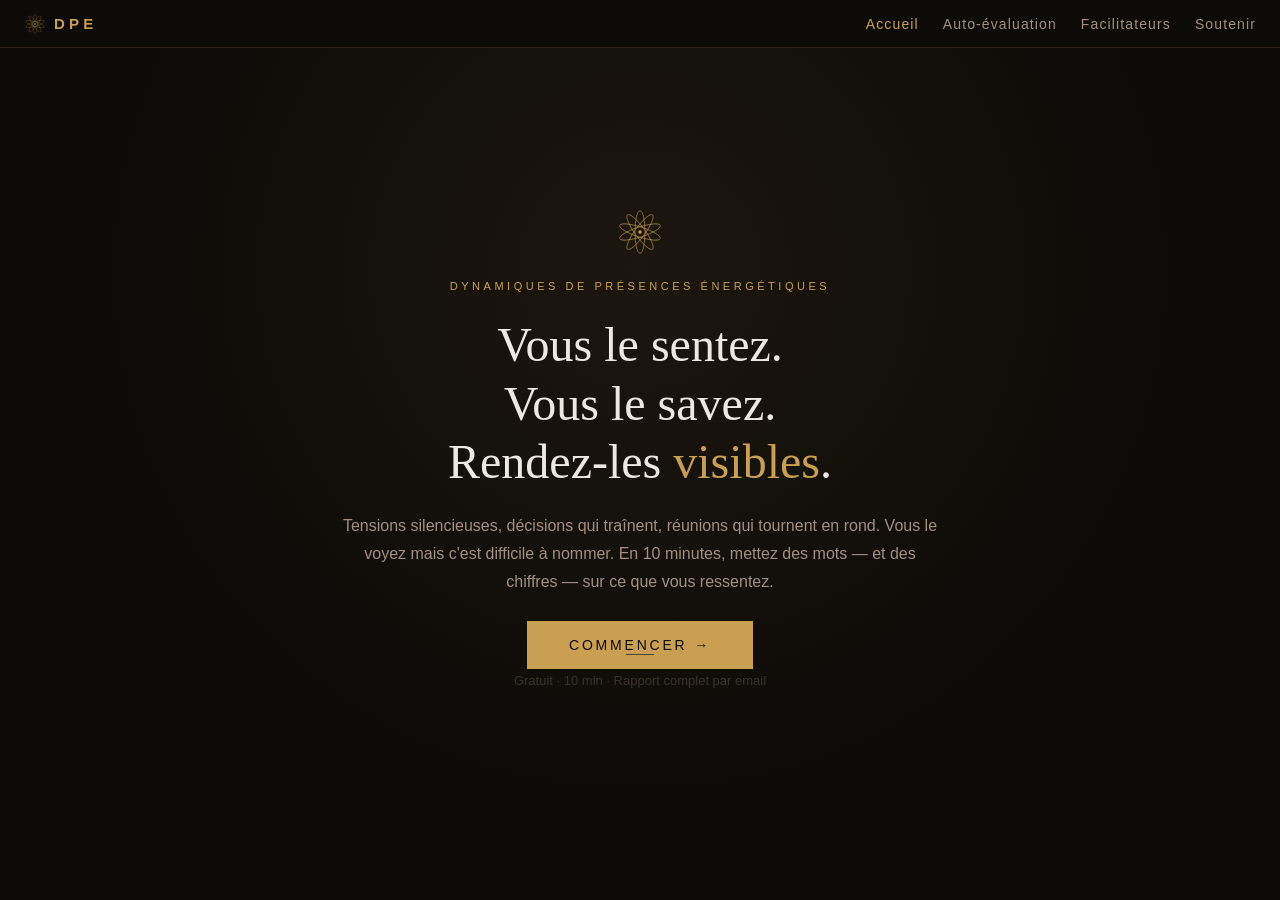
<file: index.html>
<!DOCTYPE html>
<html lang="fr">
<head>
<meta charset="UTF-8">
<meta name="viewport" content="width=device-width,initial-scale=1.0">
<title>DPE · Dynamiques de Présences Énergétiques</title>
<link rel="icon" href="assets/favicon.svg" type="image/svg+xml">
<link rel="icon" href="assets/favicon.ico" sizes="any">
<link rel="apple-touch-icon" href="assets/apple-touch-icon.png">
<meta property="og:image" content="assets/og-image.png">
<meta property="og:image:width" content="1200">
<meta property="og:image:height" content="630">
<meta name="description" content="Le DPE évalue la vitalité de votre organisation à travers cinq cadres systémiques. Diagnostic gratuit en 10 minutes.">
<link rel="stylesheet" href="style.min.css?v=4">
</head>
<body>
<a class="skip-link" href="#main">Aller au contenu</a>

<nav class="site-nav">
  <div class="nav-logo"><a href="index.html"><img src="assets/mark.svg" alt="DPE" class="nav-mark" width="22" height="22">DPE</a></div>
  <button class="nav-burger" aria-label="Menu">&#9776;</button>
  <div class="nav-links">
    <a href="index.html" class="active">Accueil</a>
    <a href="auto-evaluation.html">Auto-évaluation</a>
    <a href="facilitateurs.html">Facilitateurs</a>
    <a href="soutenir.html">Soutenir</a>
  </div>
</nav>

<main class="page-content" id="main" role="main">

  <!-- HERO -->
  <section class="hero" aria-label="Introduction">
    <div class="hero-inner">
      <img src="assets/mark.svg" alt="" class="hero-mark reveal" width="48" height="48">
      <p class="htag reveal reveal-d1">Dynamiques de Présences Énergétiques</p>
      <h1>Vous le sentez.<br>Vous le savez.<br>Rendez-les <span class="gg">visibles</span>.</h1>
      <p class="hsub reveal reveal-d3">Tensions silencieuses, décisions qui traînent, réunions qui tournent en rond. Vous le voyez mais c'est difficile à nommer. En 10 minutes, mettez des mots — et des chiffres — sur ce que vous ressentez.</p>
      <a href="auto-evaluation.html" class="hcta reveal reveal-d4">Commencer →</a>
      <div class="hrule reveal reveal-d4"></div>
      <p class="hnote reveal reveal-d4">Gratuit · 10 min · Rapport complet par email</p>
    </div>
  </section>

  <!-- QU'EST-CE QUE LE DPE -->
  <section class="section section-alt" aria-label="Le modèle DPE">
    <div class="section-inner">
      <span class="ey reveal">Comment ça marche</span>
      <h2 class="reveal reveal-d1">5 dimensions qui font la différence</h2>
      <p class="lead reveal reveal-d2">Une équipe qui fonctionne bien, ce n'est pas un hasard. Ça repose sur cinq piliers concrets que vous pouvez observer, évaluer — et améliorer. Pas besoin d'être expert : vous connaissez déjà les réponses.</p>
      <p class="lead reveal reveal-d2">Cette évaluation est un miroir, pas un jugement. Il part de votre vécu, pas d'une norme extérieure. C'est vous qui savez — l'outil vous aide simplement à le voir clairement.</p>
      <div class="cadres-grid">
        <div class="cadre-card reveal" style="border-left-color:#c4603a;background:rgba(196,96,58,.06)">
          <h3 style="color:#c4603a">01 · Confiance</h3>
          <p>Est-ce que les gens osent dire ce qu'ils pensent ? Les désaccords se règlent-ils au grand jour ou dans les couloirs ?</p>
        </div>
        <div class="cadre-card reveal reveal-d1" style="border-left-color:#3d7040;background:rgba(61,112,64,.06)">
          <h3 style="color:#3d7040">02 · Cap</h3>
          <p>Vos collaborateurs savent-ils pourquoi ils font ce qu'ils font ? Le sens de la mission est-il partagé ou flou ?</p>
        </div>
        <div class="cadre-card reveal reveal-d2" style="border-left-color:#2a4a8b;background:rgba(42,74,139,.06)">
          <h3 style="color:#2a4a8b">03 · Décision</h3>
          <p>Qui décide quoi ? Est-ce clair pour tout le monde — ou source de frustrations et de lenteur ?</p>
        </div>
        <div class="cadre-card reveal reveal-d3" style="border-left-color:#6b4a9b;background:rgba(107,74,155,.06)">
          <h3 style="color:#6b4a9b">04 · Organisation</h3>
          <p>Les réunions sont-elles utiles ? Les rôles sont-ils clairs ? L'équipe s'adapte-t-elle vite quand ça change ?</p>
        </div>
        <div class="cadre-card reveal reveal-d4" style="grid-column:1/-1;border-left-color:#b8924a;background:rgba(184,146,74,.06)">
          <h3 style="color:#b8924a">05 · Apprentissage</h3>
          <p>L'équipe tire-t-elle vraiment les leçons de ses erreurs ? Les bonnes pratiques se diffusent-elles — ou restent-elles isolées ?</p>
        </div>
      </div>
    </div>
  </section>

  <!-- CTA + FOOTER -->
  <section class="cta-footer-section" aria-label="Passer à l'action">
    <div class="cta-section">
      <span class="ey reveal">Prêt ?</span>
      <h2 class="reveal reveal-d1">15 questions pour <span class="gg">y voir clair</span></h2>
      <p class="lead reveal reveal-d2">Pas de consultant, pas de jargon. Juste vos réponses honnêtes. En 10 minutes, vous recevez un rapport chiffré avec ce qui freine votre équipe — et par où commencer.</p>
      <a href="auto-evaluation.html" class="hcta reveal reveal-d3">Commencer →</a>
    </div>
    <footer class="site-footer">
      <img src="assets/logo-dark.svg" alt="DPE" class="footer-logo" width="140" height="44">
      <p><a href="mentions-legales.html">Mentions légales</a> · <a href="politique-confidentialite.html">Politique de confidentialité</a> · <a href="engagements.html">Engagements</a></p>
    </footer>
  </section>

</main>

<script src="app.min.js?v=4"></script>
</body>
</html>
</file>
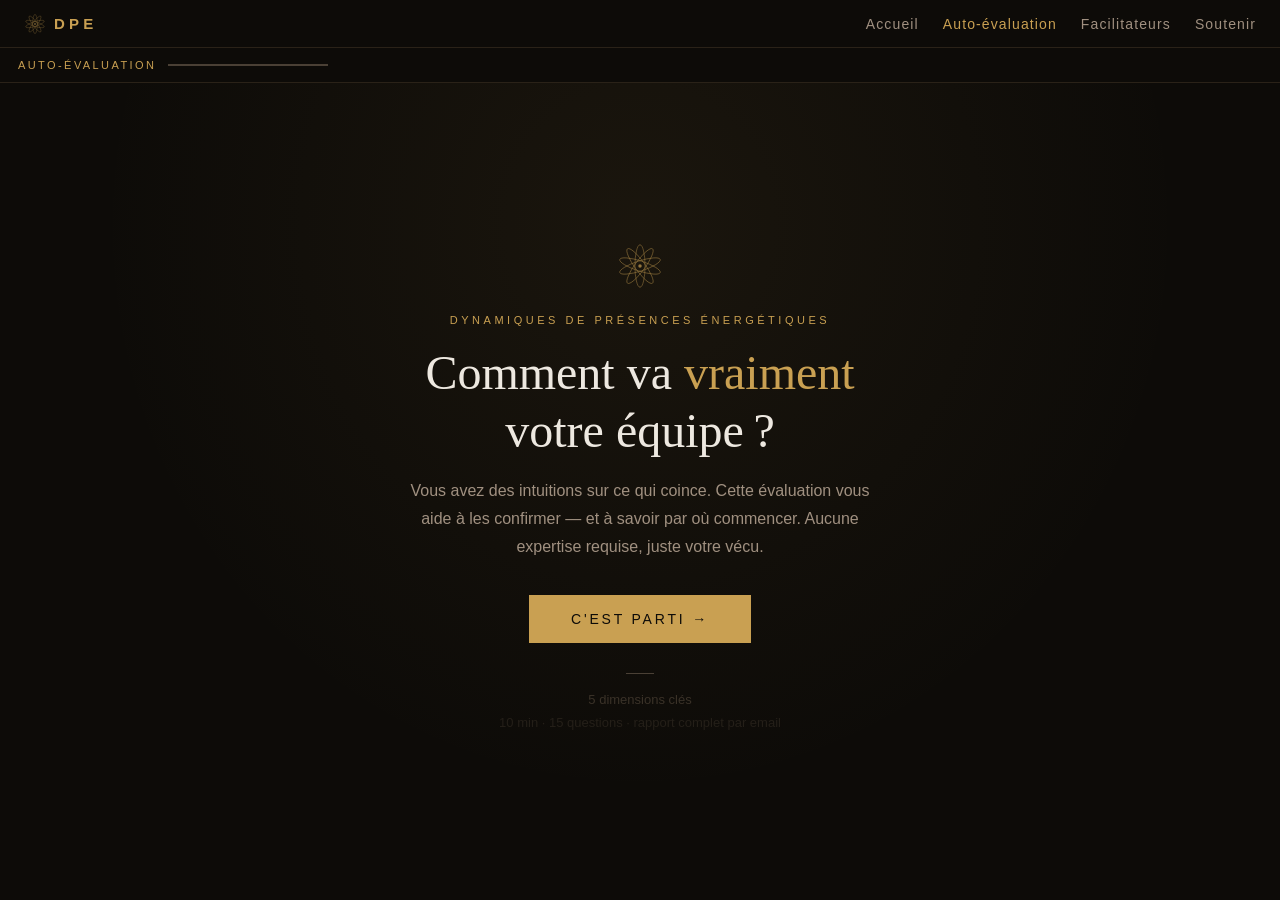
<file: auto-evaluation.html>
<!DOCTYPE html>
<html lang="fr">
<head>
<meta charset="UTF-8">
<meta name="viewport" content="width=device-width,initial-scale=1.0">
<title>Auto-évaluation · DPE</title>
<meta name="description" content="Évaluez la vitalité de votre équipe en 10 minutes. 15 questions, 5 dimensions, un rapport complet par email.">
<link rel="icon" href="assets/favicon.svg" type="image/svg+xml">
<link rel="icon" href="assets/favicon.ico" sizes="any">
<link rel="apple-touch-icon" href="assets/apple-touch-icon.png">
<link rel="stylesheet" href="style.min.css?v=4">
</head>
<body>

<nav class="site-nav">
  <div class="nav-logo"><a href="index.html"><img src="assets/mark.svg" alt="DPE" class="nav-mark" width="22" height="22">DPE</a></div>
  <button class="nav-burger" aria-label="Menu">&#9776;</button>
  <div class="nav-links">
    <a href="index.html">Accueil</a>
    <a href="auto-evaluation.html" class="active">Auto-évaluation</a>
    <a href="facilitateurs.html">Facilitateurs</a>
    <a href="soutenir.html">Soutenir</a>
  </div>
</nav>

<nav id="nav">
  <span class="logo">Auto-évaluation</span>
  <div class="pb"><div class="pf" id="pf"></div></div>
  <span class="ns" id="ns"></span>
</nav>

<!-- ═══════════════════════════════════════
     ÉCRAN 0 — ACCUEIL
     ═══════════════════════════════════════ -->
<div class="sc on" id="s0">
  <div class="hbox">
    <img src="assets/mark.svg" alt="" class="hero-mark" width="48" height="48">
    <p class="htag">Dynamiques de Présences Énergétiques</p>
    <h1>Comment va <span class="gg">vraiment</span><br>votre équipe&thinsp;?</h1>
    <p class="hsub">Vous avez des intuitions sur ce qui coince. Cette évaluation vous aide à les confirmer — et à savoir par où commencer. Aucune expertise requise, juste votre vécu.</p>
    <button class="hcta" onclick="go(1)">C'est parti →</button>
    <div class="hrule"></div>
    <p class="hnote">5 dimensions clés<br><span style="opacity:.5">10 min · 15 questions · rapport complet par email</span></p>
  </div>
</div>

<!-- ═══════════════════════════════════════
     ÉCRAN 1 — PROFIL
     ═══════════════════════════════════════ -->
<div class="sc" id="s1">
  <div class="inner">
    <span class="ey">Étape 1 / 7</span>
    <h2>Quelques informations sur vous</h2>
    <p class="lead">Trois clics et c'est tout. Ces informations permettent de contextualiser votre rapport.</p>

    <span class="fl">Vous êtes</span>
    <div class="pills" id="rp">
      <button class="pill" onclick="sr(this,'Dirigeant(e)')">Dirigeant(e)</button>
      <button class="pill" onclick="sr(this,'DRH / RH')">DRH / RH</button>
      <button class="pill" onclick="sr(this,'Manager')">Manager</button>
      <button class="pill" onclick="sr(this,'Manager de proximité')">Manager de proximité</button>
      <button class="pill" onclick="sr(this,'Président(e) / Bureau')">Président(e) / Bureau</button>
      <button class="pill" onclick="sr(this,'Consultant(e)')">Consultant(e)</button>
    </div>

    <span class="fl">Secteur</span>
    <div class="pills" id="sp">
      <button class="pill on" onclick="ss(this,'autre')">Tous secteurs</button>
      <button class="pill" onclick="ss(this,'tech')">Tech / Numérique</button>
      <button class="pill" onclick="ss(this,'conseil')">Conseil / Services</button>
      <button class="pill" onclick="ss(this,'industrie')">Industrie</button>
      <button class="pill" onclick="ss(this,'sante')">Santé</button>
      <button class="pill" onclick="ss(this,'finance')">Finance</button>
      <button class="pill" onclick="ss(this,'retail')">Commerce</button>
      <button class="pill" onclick="ss(this,'public')">Public / Asso.</button>
    </div>

    <span class="fl">Combien de personnes dans votre équipe ?</span>
    <div class="nw"><input class="ni" type="number" id="hci" placeholder="12" min="1" oninput="ck()"><span class="nu">pers.</span></div>
    <p class="hint">Le seul champ obligatoire</p>

    <div class="btns">
      <button class="btn" onclick="go(0)">← Retour</button>
      <button class="btn p" id="bs" onclick="go(2)" disabled>Commencer →</button>
    </div>
  </div>
</div>

<!-- ═══════════════════════════════════════
     ÉCRANS 2-6 — LES 5 DIMENSIONS (injectées par JS)
     ═══════════════════════════════════════ -->

<!-- ═══════════════════════════════════════
     ÉCRAN 7 — RÉSULTATS + EMAIL
     ═══════════════════════════════════════ -->
<div class="sc" id="s7">
  <div class="inner" style="max-width:520px">
    <span class="ey">Vos résultats</span>
    <h2>Voici où en est votre équipe</h2>

    <div class="sbox">
      <p class="slbl">Score Global</p>
      <div class="sbig" id="sb">—<span class="sden">/25</span></div>
      <div class="squal" id="sq">—</div>
      <div class="scost" id="sc2">—</div>
    </div>

    <div class="ebox">
      <h3>Recevez votre rapport détaillé</h3>
      <p>Vos forces, vos points de friction, et des pistes concrètes pour avancer — le tout dans un rapport PDF envoyé par email. Rien de théorique, que du concret.</p>

      <div class="erow">
        <input class="einp" type="email" id="em" placeholder="votre@email.com" oninput="ce()">
        <button class="ego" id="bgo" onclick="showModal()" disabled>Recevoir →</button>
      </div>

      <div class="rgpd-row">
        <input type="checkbox" id="rgpd" onchange="ce()">
        <label for="rgpd">J'accepte que mes données soient traitées conformément à la <a href="politique-confidentialite.html" target="_blank">politique de confidentialité</a>. Aucun cookie, aucun tracker.</label>
      </div>

      <p class="enote" id="enote">Rapport envoyé immédiatement. Pas de spam, jamais.</p>
    </div>
  </div>
</div>

<!-- ═══════════════════════════════════════
     ÉCRAN 8 — MERCI
     ═══════════════════════════════════════ -->
<div class="sc" id="s8">
  <div class="thankyou">
    <div class="thankyou-inner">
      <img src="assets/mark.svg" alt="" class="hero-mark reveal" width="56" height="56">
      <h1 class="reveal reveal-d1">Vous avez fait le premier pas.</h1>
      <p class="hsub reveal reveal-d2" id="thankyou-status">Envoi en cours…</p>

      <div class="thankyou-next reveal reveal-d3">
        <h2>Consultez votre boîte mail</h2>
        <p class="lead">Un email contenant un lien vers votre rapport personnel vient de vous être envoyé. Ce lien reste accessible à tout moment — prenez le temps de le lire à tête reposée.</p>
        <p class="lead">Vous y trouverez un miroir de votre équipe : l'état de chaque dimension, ce qui vous porte, ce qui vous freine, et par où commencer. Et si certaines choses résonnent, imaginez ce que ça donnerait de le vivre avec votre équipe.</p>
        <div class="thankyou-buttons">
          <a href="facilitateurs.html" class="hcta">Découvrir les facilitateurs →</a>
        </div>
      </div>
    </div>
  </div>
</div>

<!-- MODALE CONFIRMATION -->
<div class="modal-overlay" id="modal-confirm">
  <div class="modal-box">
    <img src="assets/mark.svg" alt="" width="32" height="32" style="opacity:.5;margin-bottom:16px;">
    <h3>Votre rapport va être généré</h3>
    <p>Ce rapport est personnalisé grâce à une intelligence artificielle hébergée en Suisse. Chaque génération consomme de l'énergie — c'est pourquoi nous vous demandons de confirmer.</p>
    <div class="modal-buttons">
      <button class="modal-cancel" onclick="closeModal()">Annuler</button>
      <button class="modal-confirm" onclick="confirmReport()">Générer mon rapport →</button>
    </div>
  </div>
</div>

<!-- HONEYPOT -->
<input type="text" id="hp-field" name="website" style="position:absolute;left:-9999px;" tabindex="-1" autocomplete="off">

<script src="app.min.js?v=4"></script>
</body>
</html>
</file>
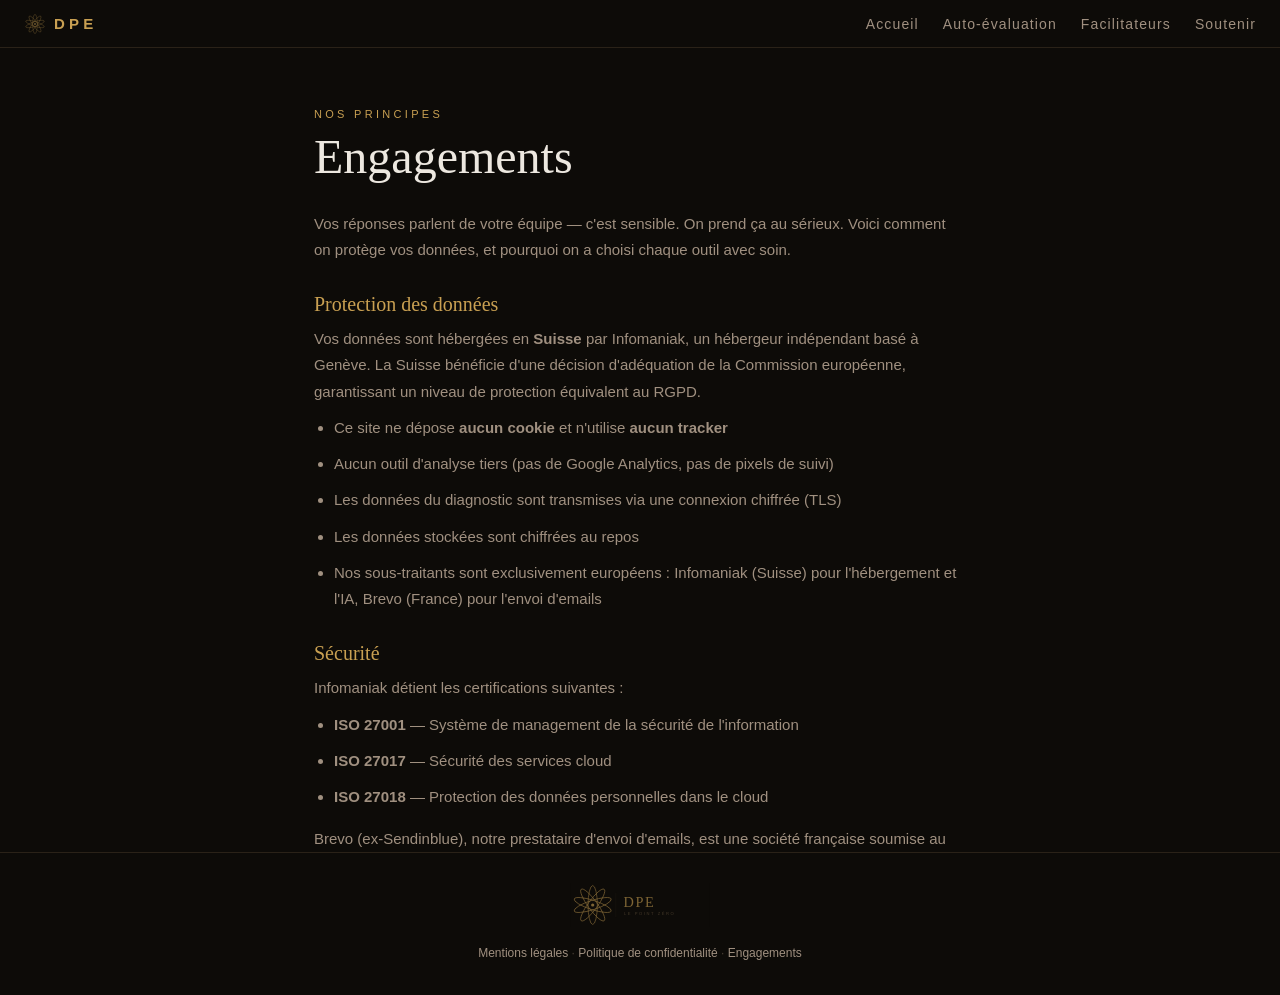
<file: engagements.html>
<!DOCTYPE html>
<html lang="fr">
<head>
<meta charset="UTF-8">
<meta name="viewport" content="width=device-width,initial-scale=1.0">
<title>Engagements · DPE</title>
<link rel="icon" href="assets/favicon.svg" type="image/svg+xml">
<link rel="icon" href="assets/favicon.ico" sizes="any">
<link rel="apple-touch-icon" href="assets/apple-touch-icon.png">
<link rel="stylesheet" href="style.min.css?v=4">
</head>
<body>

<nav class="site-nav">
  <div class="nav-logo"><a href="index.html"><img src="assets/mark.svg" alt="DPE" class="nav-mark" width="22" height="22">DPE</a></div>
  <button class="nav-burger" aria-label="Menu">&#9776;</button>
  <div class="nav-links">
    <a href="index.html">Accueil</a>
    <a href="auto-evaluation.html">Auto-évaluation</a>
    <a href="facilitateurs.html">Facilitateurs</a>
    <a href="soutenir.html">Soutenir</a>
  </div>
</nav>

<div class="page-content">
  <div class="legal">
    <span class="ey">Nos principes</span>
    <h1>Engagements</h1>

    <p class="lead">Vos réponses parlent de votre équipe — c'est sensible. On prend ça au sérieux. Voici comment on protège vos données, et pourquoi on a choisi chaque outil avec soin.</p>

    <h2>Protection des données</h2>
    <p>Vos données sont hébergées en <strong>Suisse</strong> par Infomaniak, un hébergeur indépendant basé à Genève. La Suisse bénéficie d'une décision d'adéquation de la Commission européenne, garantissant un niveau de protection équivalent au RGPD.</p>
    <ul>
      <li>Ce site ne dépose <strong>aucun cookie</strong> et n'utilise <strong>aucun tracker</strong></li>
      <li>Aucun outil d'analyse tiers (pas de Google Analytics, pas de pixels de suivi)</li>
      <li>Les données du diagnostic sont transmises via une connexion chiffrée (TLS)</li>
      <li>Les données stockées sont chiffrées au repos</li>
      <li>Nos sous-traitants sont exclusivement européens : Infomaniak (Suisse) pour l'hébergement et l'IA, Brevo (France) pour l'envoi d'emails</li>
    </ul>

    <h2>Sécurité</h2>
    <p>Infomaniak détient les certifications suivantes :</p>
    <ul>
      <li><strong>ISO 27001</strong> — Système de management de la sécurité de l'information</li>
      <li><strong>ISO 27017</strong> — Sécurité des services cloud</li>
      <li><strong>ISO 27018</strong> — Protection des données personnelles dans le cloud</li>
    </ul>
    <p>Brevo (ex-Sendinblue), notre prestataire d'envoi d'emails, est une société française soumise au droit européen, certifiée ISO 27001 et conforme au RGPD.</p>

    <h2>Environnement</h2>
    <p>Nous avons choisi Infomaniak pour son engagement environnemental exemplaire :</p>
    <ul>
      <li><strong>100% énergie renouvelable</strong> — Les datacenters sont alimentés exclusivement en énergie verte</li>
      <li><strong>Compensation carbone intégrale</strong> — Les émissions résiduelles sont compensées à 200%</li>
      <li><strong>ISO 14001</strong> — Système de management environnemental certifié</li>
      <li><strong>Refroidissement naturel</strong> — Utilisation de l'air extérieur, sans climatisation traditionnelle</li>
      <li><strong>Durée de vie des serveurs</strong> — Matériel utilisé au minimum 5 ans, contre 3 en moyenne dans le secteur</li>
    </ul>
    <p>Ce choix est cohérent avec la philosophie du DPE : un système vivant ne peut se diagnostiquer avec des outils qui ignorent leur propre impact sur le vivant.</p>

    <h2>Écoconception numérique</h2>

    <p>Ce site a été audité par des outils indépendants. Voici les résultats obtenus en avril 2026 :</p>
    <table class="audit-table">
      <thead><tr><th>Audit</th><th>Score</th><th>Détail</th></tr></thead>
      <tbody>
        <tr><td>EcoIndex</td><td><strong>A — 92/100</strong></td><td>Top 1.4% des sites web (8 330 / 585 032)</td></tr>
        <tr><td>Google PageSpeed</td><td><strong>100/100</strong></td><td>Performance, Accessibilité, Bonnes pratiques, SEO</td></tr>
        <tr><td>WAVE</td><td><strong>0 erreur</strong></td><td>Aucune erreur d'accessibilité détectée</td></tr>
      </tbody>
    </table>
    <table class="audit-table">
      <thead><tr><th>Empreinte</th><th>Ce site</th><th>Médiane web</th></tr></thead>
      <tbody>
        <tr><td>Poids de la page</td><td><strong>0.021 Mo</strong></td><td>2.41 Mo</td></tr>
        <tr><td>Éléments DOM</td><td><strong>71</strong></td><td>693</td></tr>
        <tr><td>Requêtes serveur</td><td><strong>5</strong></td><td>78</td></tr>
        <tr><td>CO₂ / 1 000 visites</td><td><strong>1.16 g</strong></td><td>—</td></tr>
        <tr><td>Eau / 1 000 visites</td><td><strong>17.4 cl</strong></td><td>—</td></tr>
      </tbody>
    </table>

    <p>Ce site est conçu selon les principes de l'écoconception web, visant à minimiser son empreinte environnementale à chaque étape :</p>
    <ul>
      <li><strong>Zéro framework JavaScript</strong> — HTML, CSS et JS natifs uniquement, pas de React, Vue ou Angular</li>
      <li><strong>Polices locales</strong> — Les polices (Cormorant Garamond, Jost) sont hébergées localement, aucun appel vers Google Fonts</li>
      <li><strong>Aucun tracker ni analytics</strong> — Pas de Google Analytics, pas de pixels de suivi, pas de cookies</li>
      <li><strong>Images optimisées</strong> — SVG privilégiés, PNG compressés, poids total des assets minimal</li>
      <li><strong>Cache navigateur</strong> — Les ressources statiques sont mises en cache pour éviter les téléchargements répétés</li>
      <li><strong>Compression Gzip</strong> — Toutes les ressources textuelles sont compressées à la volée</li>
      <li><strong>IA souveraine et sobre</strong> — L'intelligence artificielle est hébergée en Suisse (Infomaniak Euria), sollicitée uniquement à la demande explicite de l'utilisateur, avec une modale de sensibilisation au coût énergétique</li>
      <li><strong>Protection anti-abus</strong> — Limitation du nombre de rapports par email et par heure pour éviter les sollicitations inutiles de l'IA</li>
    </ul>

    <h2>Accessibilité</h2>
    <p>Nous veillons à rendre ce site utilisable par tous :</p>
    <ul>
      <li>Navigation au clavier avec indicateur de focus visible</li>
      <li>Lien d'accès rapide au contenu (skip link)</li>
      <li>Sections identifiées par des rôles ARIA</li>
      <li>Contrastes de couleurs conformes aux recommandations WCAG</li>
      <li>Structure sémantique (balises main, nav, footer, section)</li>
    </ul>

    <h2>Intelligence artificielle responsable</h2>
    <p>Nous utilisons l'IA pour personnaliser les textes de votre rapport — pas pour collecter, profiler ou cibler. Nos principes :</p>
    <ul>
      <li><strong>IA souveraine</strong> — Le modèle est hébergé en Suisse par Infomaniak (Euria). Aucune donnée ne transite par des serveurs américains ou non européens</li>
      <li><strong>Données minimales</strong> — Seuls les scores agrégés, le rôle, le secteur et l'effectif sont transmis à l'IA. Aucune donnée directement identifiante (email, nom)</li>
      <li><strong>Consentement explicite</strong> — Chaque génération est précédée d'une modale informant l'utilisateur du coût énergétique de l'IA</li>
      <li><strong>Sobriété</strong> — L'IA n'est sollicitée qu'une fois par rapport, et le nombre de rapports est limité pour éviter les abus</li>
      <li><strong>Transparence</strong> — 85% du rapport est du calcul pur (formules documentées, sources citées). L'IA ne génère que 3 passages narratifs personnalisés</li>
    </ul>

    <h2>Transparence</h2>
    <p>La confiance ne se décrète pas — elle se construit par la lisibilité. Nous faisons le choix d'une architecture simple et compréhensible, sans boîte noire. Chaque calcul du diagnostic repose sur des formules documentées, chaque source est citée. Le rapport est consultable directement dans le navigateur via un lien personnel sécurisé.</p>
  </div>
</div>

<footer class="site-footer">
  <img src="assets/logo-dark.svg" alt="DPE" class="footer-logo" width="140" height="44">
  <p><a href="mentions-legales.html">Mentions légales</a> · <a href="politique-confidentialite.html">Politique de confidentialité</a> · <a href="engagements.html">Engagements</a></p>
</footer>

<script src="app.min.js?v=4"></script>
</body>
</html>
</file>
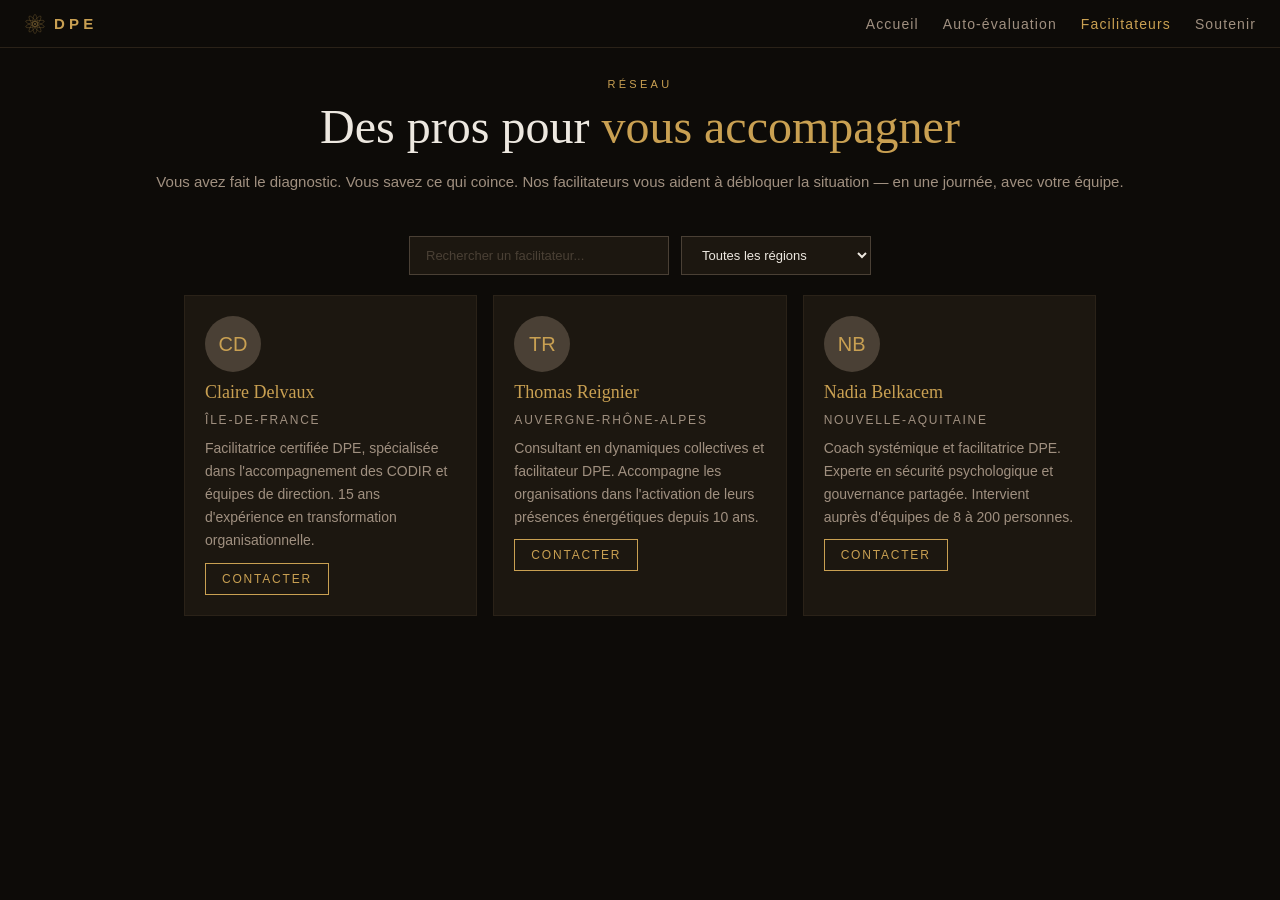
<file: facilitateurs.html>
<!DOCTYPE html>
<html lang="fr">
<head>
<meta charset="UTF-8">
<meta name="viewport" content="width=device-width,initial-scale=1.0">
<title>Facilitateurs · DPE</title>
<link rel="icon" href="assets/favicon.svg" type="image/svg+xml">
<link rel="icon" href="assets/favicon.ico" sizes="any">
<link rel="apple-touch-icon" href="assets/apple-touch-icon.png">
<link rel="stylesheet" href="style.min.css?v=4">
</head>
<body>

<nav class="site-nav">
  <div class="nav-logo"><a href="index.html"><img src="assets/mark.svg" alt="DPE" class="nav-mark" width="22" height="22">DPE</a></div>
  <button class="nav-burger" aria-label="Menu">&#9776;</button>
  <div class="nav-links">
    <a href="index.html">Accueil</a>
    <a href="auto-evaluation.html">Auto-évaluation</a>
    <a href="facilitateurs.html" class="active">Facilitateurs</a>
    <a href="soutenir.html">Soutenir</a>
  </div>
</nav>

<div class="fac-page">

  <!-- SECTION 1 — Réseau -->
  <section class="fac-section-list">
    <div class="fac-header">
      <span class="ey">Réseau</span>
      <h1>Des pros pour <span class="gg">vous accompagner</span></h1>
      <p class="lead">Vous avez fait le diagnostic. Vous savez ce qui coince. Nos facilitateurs vous aident à débloquer la situation — en une journée, avec votre équipe.</p>
    </div>

    <div class="fac-filters" id="fac-filter">
      <input type="text" class="fac-search" id="fac-search" placeholder="Rechercher un facilitateur..." oninput="filterFac()">
    </div>

    <div class="fac-grid" id="fac-grid"></div>
  </section>

  <!-- SECTION 2 — Devenir facilitateur + footer -->
  <section class="fac-section-form">
    <div class="fac-devenir">
      <span class="ey">Rejoignez le réseau</span>
      <h2>Devenir facilitateur <span class="gg">DPE</span></h2>
      <p class="lead">Vous êtes coach, consultant ou manager et vous voulez aider les équipes à mieux fonctionner ensemble ? La certification DPE vous donne les outils et la méthode.</p>

      <div class="fac-parcours">
        <div class="fac-etape">
          <span class="fac-enum">01</span>
          <h3>Formation</h3>
          <p>3 jours pour maîtriser le diagnostic, apprendre à animer un atelier d'équipe, et savoir interpréter les résultats.</p>
        </div>
        <div class="fac-etape">
          <span class="fac-enum">02</span>
          <h3>Pratique</h3>
          <p>2 ateliers en conditions réelles, accompagné par un facilitateur expérimenté. Vous apprenez en faisant.</p>
        </div>
        <div class="fac-etape">
          <span class="fac-enum">03</span>
          <h3>Certification</h3>
          <p>Vous rejoignez le réseau officiel, recevez les outils, et apparaissez sur cette page.</p>
        </div>
      </div>

      <div class="fac-form-box">
        <h3>Demande d'information</h3>
        <form id="fac-form" onsubmit="return submitFacForm(event)">
          <div class="fac-form-row">
            <input type="text" id="ff-nom" placeholder="Nom complet" required>
            <input type="email" id="ff-email" placeholder="Email" required>
          </div>
          <input type="text" id="ff-activite" placeholder="Activité / spécialité">
          <textarea id="ff-message" placeholder="Votre message (motivation, expérience, questions...)" rows="4"></textarea>
          <div class="fac-form-footer">
            <p class="fac-form-note" id="ff-status">Les informations sont envoyées à contact@energetics.systems</p>
            <button type="submit" class="fac-form-btn" id="ff-btn">Envoyer ma demande →</button>
          </div>
        </form>
      </div>
    </div>

    <footer class="site-footer">
      <img src="assets/logo-dark.svg" alt="DPE" class="footer-logo" width="140" height="44">
      <p><a href="mentions-legales.html">Mentions légales</a> · <a href="politique-confidentialite.html">Politique de confidentialité</a> · <a href="engagements.html">Engagements</a></p>
    </footer>
  </section>

</div>

<script src="app.min.js?v=4"></script>
</body>
</html>
</file>
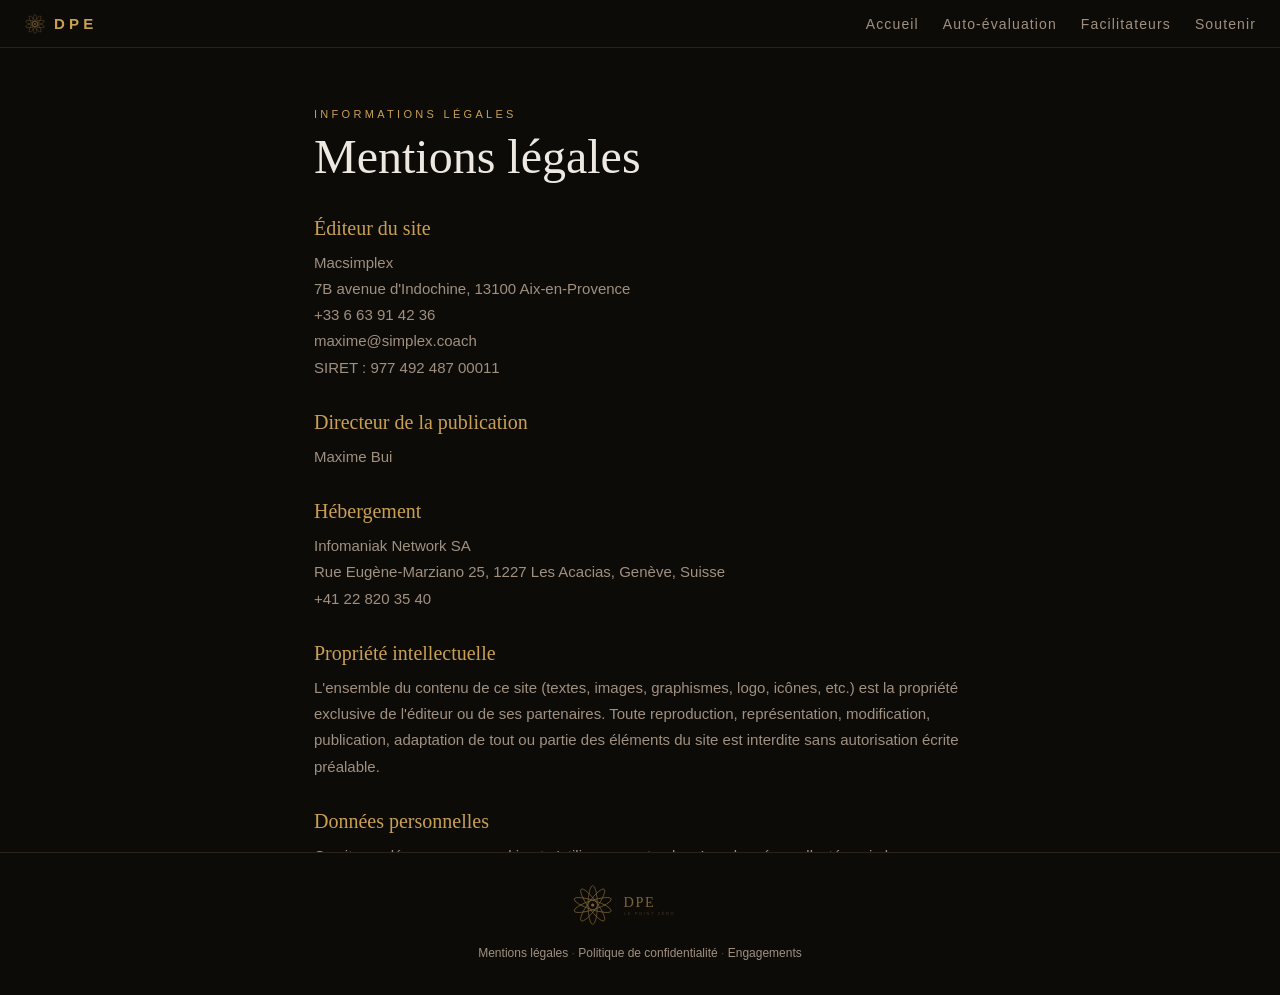
<file: mentions-legales.html>
<!DOCTYPE html>
<html lang="fr">
<head>
<meta charset="UTF-8">
<meta name="viewport" content="width=device-width,initial-scale=1.0">
<title>Mentions légales · DPE</title>
<link rel="icon" href="assets/favicon.svg" type="image/svg+xml">
<link rel="icon" href="assets/favicon.ico" sizes="any">
<link rel="apple-touch-icon" href="assets/apple-touch-icon.png">
<link rel="stylesheet" href="style.min.css?v=4">
</head>
<body>

<nav class="site-nav">
  <div class="nav-logo"><a href="index.html"><img src="assets/mark.svg" alt="DPE" class="nav-mark" width="22" height="22">DPE</a></div>
  <button class="nav-burger" aria-label="Menu">&#9776;</button>
  <div class="nav-links">
    <a href="index.html">Accueil</a>
    <a href="auto-evaluation.html">Auto-évaluation</a>
    <a href="facilitateurs.html">Facilitateurs</a>
    <a href="soutenir.html">Soutenir</a>
  </div>
</nav>

<div class="page-content">
  <div class="legal">
    <span class="ey">Informations légales</span>
    <h1>Mentions légales</h1>

    <h2>Éditeur du site</h2>
    <p>Macsimplex<br>
    7B avenue d'Indochine, 13100 Aix-en-Provence<br>
    +33 6 63 91 42 36<br>
    maxime@simplex.coach<br>
    SIRET : 977 492 487 00011</p>

    <h2>Directeur de la publication</h2>
    <p>Maxime Bui</p>

    <h2>Hébergement</h2>
    <p>Infomaniak Network SA<br>
    Rue Eugène-Marziano 25, 1227 Les Acacias, Genève, Suisse<br>
    +41 22 820 35 40</p>

    <h2>Propriété intellectuelle</h2>
    <p>L'ensemble du contenu de ce site (textes, images, graphismes, logo, icônes, etc.) est la propriété exclusive de l'éditeur ou de ses partenaires. Toute reproduction, représentation, modification, publication, adaptation de tout ou partie des éléments du site est interdite sans autorisation écrite préalable.</p>

    <h2>Données personnelles</h2>
    <p>Ce site ne dépose aucun cookie et n'utilise aucun tracker. Les données collectées via le formulaire d'auto-évaluation (email, rôle, secteur, effectif, scores) sont stockées en base de données hébergée en Suisse et traitées conformément à notre <a href="politique-confidentialite.html">politique de confidentialité</a> et au Règlement Général sur la Protection des Données (RGPD).</p>

    <h2>Intelligence artificielle</h2>
    <p>Ce site utilise une intelligence artificielle pour personnaliser certains textes du rapport d'évaluation. L'IA est hébergée en Suisse par Infomaniak (service Euria). Les données transmises à l'IA (scores agrégés, rôle, secteur, effectif) ne contiennent aucune donnée directement identifiante. L'utilisateur est informé et donne son consentement explicite avant chaque génération.</p>

    <h2>Limitation de responsabilité</h2>
    <p>Les résultats de l'évaluation DPE sont fournis à titre indicatif et ne constituent en aucun cas un audit professionnel. Les estimations financières sont basées sur des données statistiques publiques et des modèles de calcul simplifiés. Les textes générés par intelligence artificielle sont des interprétations contextuelles et non des recommandations professionnelles. L'éditeur ne saurait être tenu responsable des décisions prises sur la base de ces résultats.</p>
  </div>
</div>

<footer class="site-footer">
  <img src="assets/logo-dark.svg" alt="DPE" class="footer-logo" width="140" height="44">
  <p><a href="mentions-legales.html">Mentions légales</a> · <a href="politique-confidentialite.html">Politique de confidentialité</a> · <a href="engagements.html">Engagements</a></p>
</footer>

<script src="app.min.js?v=4"></script>
</body>
</html>
</file>
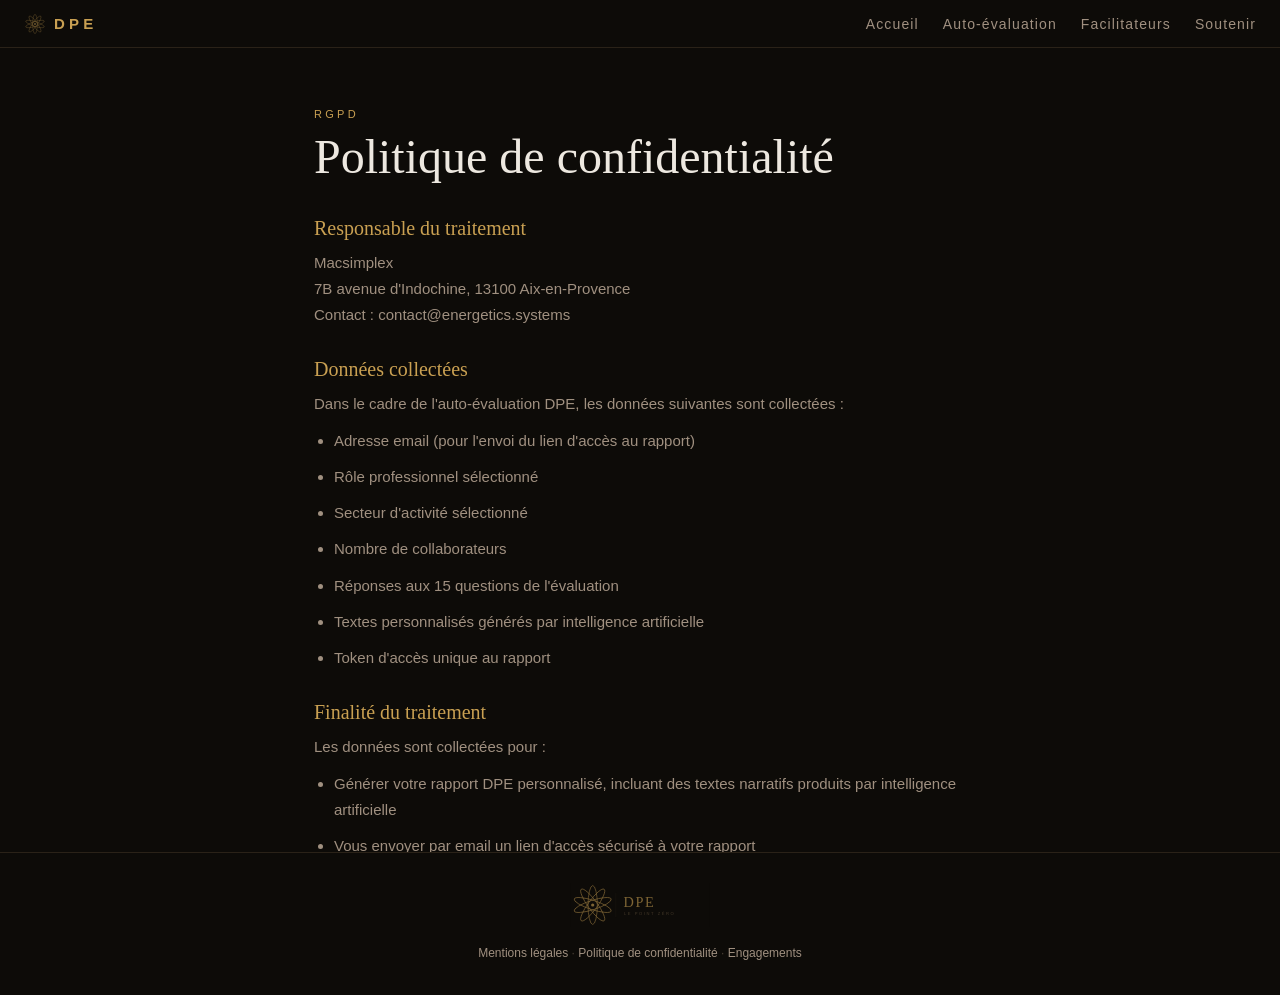
<file: politique-confidentialite.html>
<!DOCTYPE html>
<html lang="fr">
<head>
<meta charset="UTF-8">
<meta name="viewport" content="width=device-width,initial-scale=1.0">
<title>Politique de confidentialité · DPE</title>
<link rel="icon" href="assets/favicon.svg" type="image/svg+xml">
<link rel="icon" href="assets/favicon.ico" sizes="any">
<link rel="apple-touch-icon" href="assets/apple-touch-icon.png">
<link rel="stylesheet" href="style.min.css?v=4">
</head>
<body>

<nav class="site-nav">
  <div class="nav-logo"><a href="index.html"><img src="assets/mark.svg" alt="DPE" class="nav-mark" width="22" height="22">DPE</a></div>
  <button class="nav-burger" aria-label="Menu">&#9776;</button>
  <div class="nav-links">
    <a href="index.html">Accueil</a>
    <a href="auto-evaluation.html">Auto-évaluation</a>
    <a href="facilitateurs.html">Facilitateurs</a>
    <a href="soutenir.html">Soutenir</a>
  </div>
</nav>

<div class="page-content">
  <div class="legal">
    <span class="ey">RGPD</span>
    <h1>Politique de confidentialité</h1>

    <h2>Responsable du traitement</h2>
    <p>Macsimplex<br>
    7B avenue d'Indochine, 13100 Aix-en-Provence<br>
    Contact : contact@energetics.systems</p>

    <h2>Données collectées</h2>
    <p>Dans le cadre de l'auto-évaluation DPE, les données suivantes sont collectées :</p>
    <ul>
      <li>Adresse email (pour l'envoi du lien d'accès au rapport)</li>
      <li>Rôle professionnel sélectionné</li>
      <li>Secteur d'activité sélectionné</li>
      <li>Nombre de collaborateurs</li>
      <li>Réponses aux 15 questions de l'évaluation</li>
      <li>Textes personnalisés générés par intelligence artificielle</li>
      <li>Token d'accès unique au rapport</li>
    </ul>

    <h2>Finalité du traitement</h2>
    <p>Les données sont collectées pour :</p>
    <ul>
      <li>Générer votre rapport DPE personnalisé, incluant des textes narratifs produits par intelligence artificielle</li>
      <li>Vous envoyer par email un lien d'accès sécurisé à votre rapport</li>
      <li>Conserver votre rapport pour consultation ultérieure via le lien personnel</li>
    </ul>
    <p>Elles ne sont pas utilisées à des fins de prospection commerciale.</p>

    <h2>Base légale</h2>
    <p>Le traitement est fondé sur le consentement de l'utilisateur (article 6.1.a du RGPD), recueilli via la case à cocher obligatoire avant l'accès au rapport.</p>

    <h2>Cookies et trackers</h2>
    <p>Ce site n'utilise aucun cookie, aucun tracker, aucun outil d'analyse tiers. Aucune donnée de navigation n'est collectée.</p>

    <h2>Intelligence artificielle</h2>
    <p>Certains textes de votre rapport sont personnalisés par une intelligence artificielle (Infomaniak Euria, hébergée en Suisse). Les données transmises à l'IA sont limitées aux scores agrégés, au rôle, au secteur et à l'effectif — aucune donnée directement identifiante (email, nom) n'est transmise au modèle. Les textes générés sont stockés en base de données au même titre que vos réponses. Vous êtes informé et donnez votre consentement explicite via une modale de confirmation avant chaque génération.</p>

    <h2>Durée de conservation</h2>
    <p>Les données collectées (email, rôle, secteur, effectif, scores, textes IA, token d'accès) sont stockées en base de données hébergée en Suisse (Infomaniak). Elles sont conservées pour une durée maximale de 3 ans à compter de la dernière utilisation, sauf demande de suppression de votre part.</p>

    <h2>Droits des utilisateurs</h2>
    <p>Conformément au RGPD, vous disposez des droits suivants :</p>
    <ul>
      <li>Droit d'accès à vos données personnelles</li>
      <li>Droit de rectification</li>
      <li>Droit à l'effacement (droit à l'oubli)</li>
      <li>Droit à la limitation du traitement</li>
      <li>Droit à la portabilité des données</li>
      <li>Droit d'opposition</li>
      <li>Droit de retirer votre consentement à tout moment</li>
    </ul>
    <p>Pour exercer ces droits, contactez-nous à contact@energetics.systems.</p>

    <h2>Réclamation</h2>
    <p>Si vous estimez que le traitement de vos données ne respecte pas la réglementation, vous pouvez adresser une réclamation à la CNIL (Commission Nationale de l'Informatique et des Libertés).</p>

    <h2>Sous-traitants</h2>
    <p>Les sous-traitants suivants interviennent dans le traitement de vos données :</p>
    <ul>
      <li><strong>Infomaniak Network SA</strong> (Suisse) — hébergement du site, de la base de données et de l'intelligence artificielle (Euria). Décision d'adéquation de la Commission européenne pour la Suisse.</li>
      <li><strong>Brevo (Sendinblue)</strong> (France) — envoi des emails transactionnels contenant le lien d'accès à votre rapport. Données traitées au sein de l'Union européenne.</li>
    </ul>

    <h2>Transferts de données</h2>
    <p>Les données sont hébergées et traitées en Suisse (Infomaniak — hébergement, base de données et IA) et en France (Brevo — envoi d'emails). La Suisse bénéficie d'une décision d'adéquation de la Commission européenne. Aucune donnée n'est transférée vers un pays ne disposant pas d'un niveau de protection adéquat. En particulier, l'intelligence artificielle utilisée est hébergée exclusivement en Suisse — aucune donnée ne transite par des serveurs américains ou non européens.</p>

    <h2>Nos engagements</h2>
    <p>Le choix de nos prestataires reflète nos convictions en matière de sécurité, souveraineté et responsabilité environnementale. Consultez notre page <a href="engagements.html">Engagements</a> pour en savoir plus.</p>

    <h2>Mise à jour</h2>
    <p>Cette politique de confidentialité peut être mise à jour. La date de dernière modification sera indiquée en bas de cette page.</p>
    <p style="color:var(--dim);font-size:11px;margin-top:20px">Dernière mise à jour : avril 2026 (ajout IA, token d'accès, protection anti-abus)</p>
  </div>
</div>

<footer class="site-footer">
  <img src="assets/logo-dark.svg" alt="DPE" class="footer-logo" width="140" height="44">
  <p><a href="mentions-legales.html">Mentions légales</a> · <a href="politique-confidentialite.html">Politique de confidentialité</a> · <a href="engagements.html">Engagements</a></p>
</footer>

<script src="app.min.js?v=4"></script>
</body>
</html>
</file>
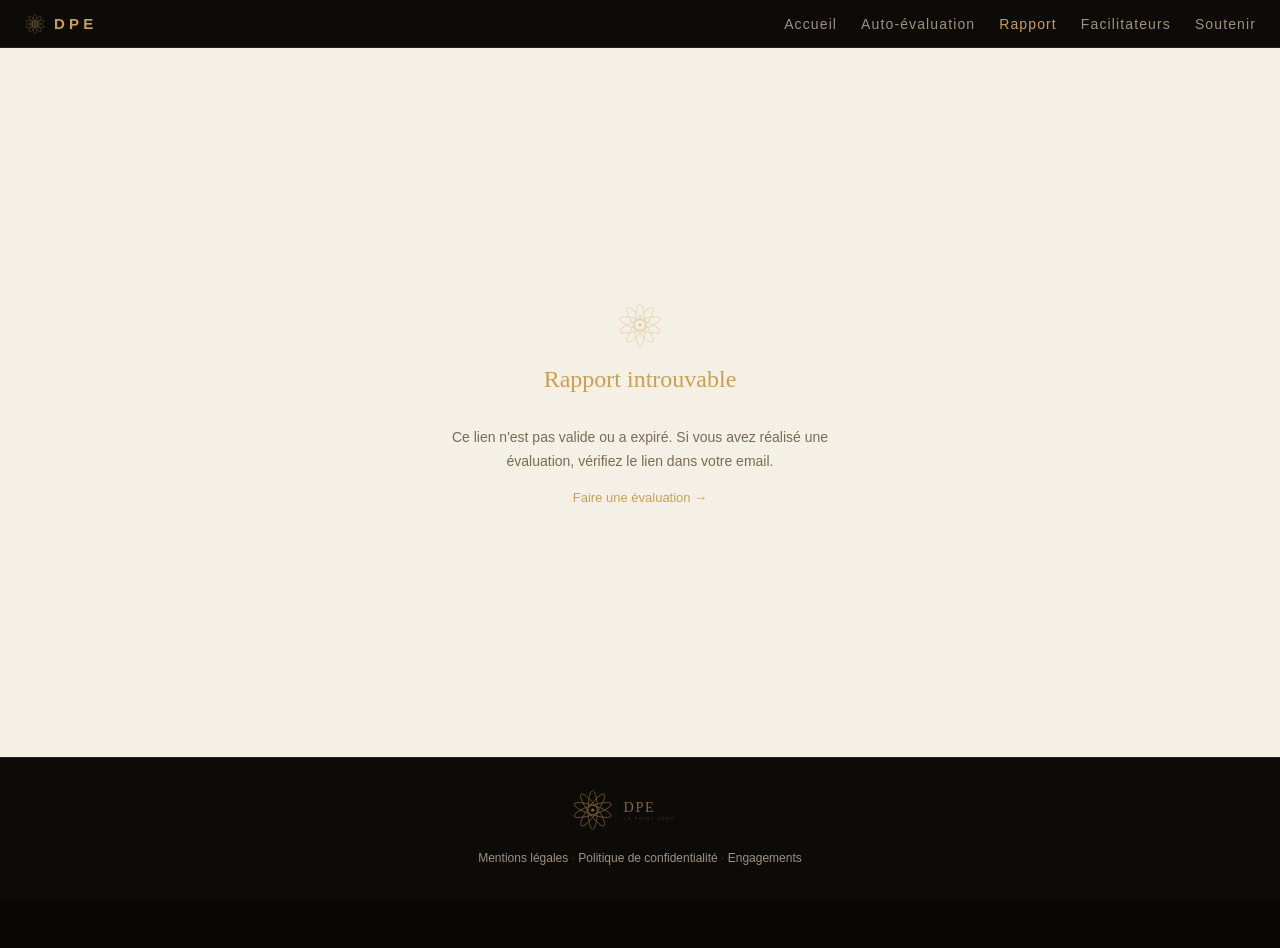
<file: rapport.html>
<!DOCTYPE html>
<html lang="fr">
<head>
<meta charset="UTF-8">
<meta name="viewport" content="width=device-width,initial-scale=1.0">
<title>Votre rapport · DPE</title>
<link rel="icon" href="assets/favicon.svg" type="image/svg+xml">
<link rel="icon" href="assets/favicon.ico" sizes="any">
<link rel="stylesheet" href="style.min.css?v=4">
<style>
.rapport-screen{height:calc(100vh - 48px);margin-top:48px;display:grid;grid-template-rows:1fr auto auto;background:#f5f0e6;overflow:hidden}
.rapport-scroll{overflow-y:auto;-webkit-overflow-scrolling:touch}
.rapport-wrap{max-width:794px;margin:0 auto;padding:0 16px}
.rapport-actions{text-align:center;padding:10px 24px;border-top:1px solid var(--brd)}
.rapport-actions button{font-family:Arial,sans-serif;font-size:13px;letter-spacing:.12em;text-transform:uppercase;padding:10px 24px;background:transparent;border:1px solid var(--g);color:var(--g);cursor:pointer}
.rapport-actions button:hover{background:var(--g);color:var(--bg)}
.rapport-loading{display:flex;align-items:center;justify-content:center;height:100%;flex-direction:column;gap:16px}
.rapport-loading p{font-family:Arial,sans-serif;font-size:13px;color:#7a6a50}
.rapport-error{display:flex;align-items:center;justify-content:center;height:100%;flex-direction:column;gap:16px;text-align:center;padding:24px}
.rapport-error h1{font-size:24px;font-weight:normal;color:var(--g)}
.rapport-error p{font-family:Arial,sans-serif;font-size:14px;color:#7a6a50;line-height:1.7;max-width:400px}
.rapport-error a{color:var(--g);font-family:Arial,sans-serif;font-size:13px}
@media(max-width:540px){
  .rapport-wrap{padding:0 8px}
  .rapport-actions button{font-size:12px;padding:8px 16px}
}
@media print{.site-nav,.rapport-actions,.site-footer{display:none}.rapport-screen{height:auto;margin-top:0;display:block}.rapport-scroll{overflow:visible}}
</style>
</head>
<body style="background:#090805;overflow:hidden;">

<nav class="site-nav">
  <div class="nav-logo"><a href="index.html"><img src="assets/mark.svg" alt="DPE" class="nav-mark" width="22" height="22">DPE</a></div>
  <button class="nav-burger" aria-label="Menu">&#9776;</button>
  <div class="nav-links" id="nav-links">
    <a href="index.html">Accueil</a>
    <a href="auto-evaluation.html">Auto-évaluation</a>
    <a href="#" class="active" id="nav-rapport">Rapport</a>
    <a href="facilitateurs.html">Facilitateurs</a>
    <a href="soutenir.html">Soutenir</a>
  </div>
</nav>

<div class="rapport-screen">
  <div class="rapport-scroll" id="scroll-area">
    <div class="rapport-loading" id="loading">
      <img src="assets/mark.svg" alt="" width="48" height="48" style="opacity:.5">
      <p>Chargement de votre rapport...</p>
    </div>
    <div class="rapport-error" id="error" style="display:none">
      <img src="assets/mark.svg" alt="" width="48" height="48" style="opacity:.5">
      <h1>Rapport introuvable</h1>
      <p>Ce lien n'est pas valide ou a expiré. Si vous avez réalisé une évaluation, vérifiez le lien dans votre email.</p>
      <a href="auto-evaluation.html">Faire une évaluation →</a>
    </div>
    <div class="rapport-wrap" id="rapport" style="display:none"></div>
  </div>
  <div class="rapport-actions" id="actions" style="display:none">
    <button onclick="window.print()">Enregistrer en PDF ↓</button>
  </div>
  <footer class="site-footer" style="background:var(--bg);margin:0;">
    <img src="assets/logo-dark.svg" alt="DPE" class="footer-logo" width="140" height="44">
    <p><a href="mentions-legales.html">Mentions légales</a> · <a href="politique-confidentialite.html">Politique de confidentialité</a> · <a href="engagements.html">Engagements</a></p>
  </footer>
</div>

<script>
(function(){
  /* Nav mobile burger */
  var burger=document.querySelector('.nav-burger');
  var links=document.querySelector('.nav-links');
  if(burger&&links){
    burger.addEventListener('click',function(){links.classList.toggle('open');});
    links.querySelectorAll('a').forEach(function(a){a.addEventListener('click',function(){links.classList.remove('open');});});
  }

  /* Token + propagation aux liens de la nav */
  var params=new URLSearchParams(window.location.search);
  var token=params.get('t');
  if(!token){showError();return;}

  /* Ajouter ?t=token à tous les liens internes de la nav */
  document.querySelectorAll('.nav-links a').forEach(function(a){
    var href=a.getAttribute('href');
    if(href&&href.indexOf('#')!==0&&href.indexOf('http')!==0){
      a.href=href+(href.indexOf('?')!==-1?'&':'?')+'t='+token;
    }
  });
  /* Le lien Rapport pointe vers la page actuelle */
  var navRapport=document.getElementById('nav-rapport');
  if(navRapport)navRapport.href='rapport.html?t='+token;

  fetch('api/rapport-data.php?t='+encodeURIComponent(token))
    .then(function(r){return r.json();})
    .then(function(res){
      if(!res.success||!res.html){showError();return;}
      document.getElementById('loading').style.display='none';
      var wrap=document.getElementById('rapport');
      wrap.innerHTML=res.html;
      wrap.style.display='block';
      document.getElementById('actions').style.display='block';
      document.title='Rapport DPE \u00b7 '+res.sgp+'/25';
    })
    .catch(function(){showError();});

  function showError(){
    document.getElementById('loading').style.display='none';
    document.getElementById('error').style.display='flex';
  }
})();
</script>
</body>
</html>
</file>
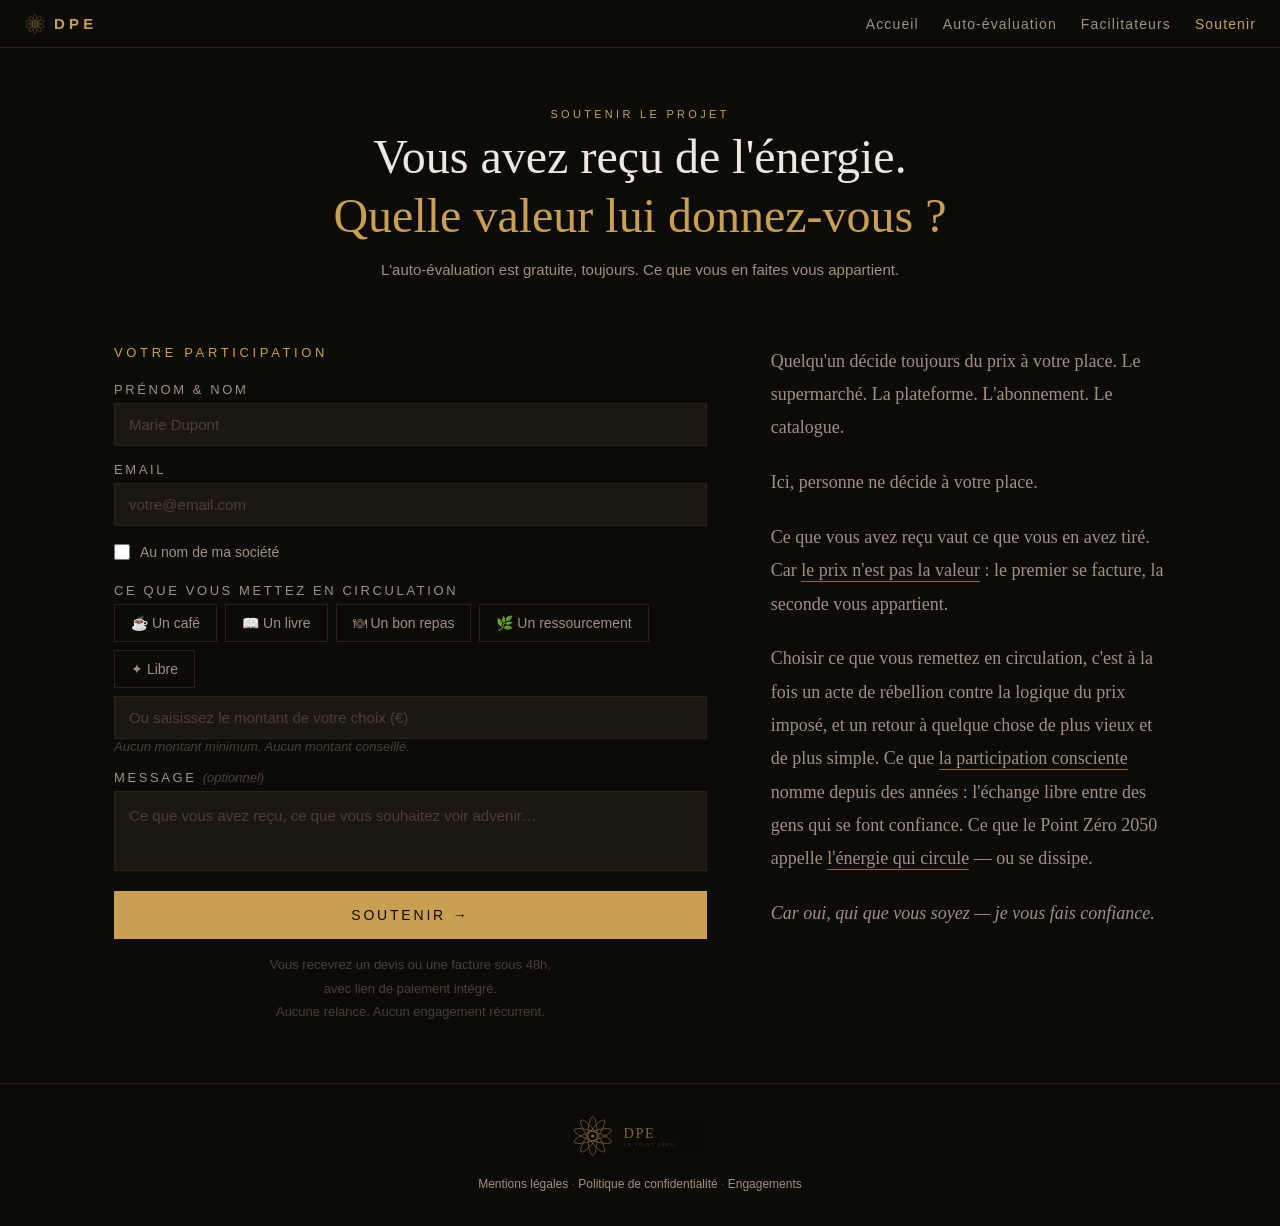
<file: soutenir.html>
<!DOCTYPE html>
<html lang="fr">
<head>
<meta charset="UTF-8">
<meta name="viewport" content="width=device-width,initial-scale=1.0">
<title>Soutenir · DPE</title>
<link rel="icon" href="assets/favicon.svg" type="image/svg+xml">
<link rel="icon" href="assets/favicon.ico" sizes="any">
<link rel="apple-touch-icon" href="assets/apple-touch-icon.png">
<link rel="stylesheet" href="style.min.css?v=4">
<style>
.soutenir-page{padding-top:48px}
.soutenir-inner{max-width:1100px;margin:0 auto;padding:20px 24px 60px}
.s-grid{display:grid;grid-template-columns:3fr 2fr;gap:64px;align-items:start}
@media(max-width:780px){.s-grid{grid-template-columns:1fr;gap:32px}}
@media(max-width:540px){
  .soutenir-inner{padding:12px 18px 40px}
  .s-form{position:relative;top:auto}
  .s-amounts{flex-direction:column}
  .s-amt{text-align:center}
  .s-cafe-grid{grid-template-columns:1fr}
  .s-overlay{padding:12px}
  .s-mi{padding:24px 20px}
}
.s-form{position:sticky;top:80px}
.s-form-head{font-family:Arial,sans-serif;font-size:13px;letter-spacing:.28em;text-transform:uppercase;color:var(--g);margin-bottom:22px}
.s-field{margin-bottom:16px}
.s-field label{font-family:Arial,sans-serif;font-size:13px;letter-spacing:.2em;text-transform:uppercase;color:var(--mu);display:block;margin-bottom:6px}
.s-fn{font-style:italic;letter-spacing:0;text-transform:none;color:var(--dim)}
.s-field input,.s-field textarea{width:100%;background:var(--surf);border:1px solid var(--brd);padding:12px 14px;font-family:Arial,sans-serif;font-size:15px;color:#ede8e0;outline:none;resize:none}
.s-field input:focus,.s-field textarea:focus{border-color:var(--g)}
.s-field textarea{min-height:80px;font-size:15px;line-height:1.6}
.s-field input::placeholder,.s-field textarea::placeholder{color:var(--dim)}
.s-amounts{display:flex;gap:8px;flex-wrap:wrap;margin-bottom:8px}
.s-amt{font-family:Arial,sans-serif;font-size:14px;padding:10px 16px;border:1px solid var(--brd);background:transparent;color:var(--mu);cursor:pointer;transition:all .15s}
.s-amt:hover,.s-amt.on{border-color:var(--g);background:#1e1508;color:var(--g)}
.s-amt-note{font-family:Arial,sans-serif;font-size:13px;color:var(--dim);font-style:italic;margin-bottom:14px}
.s-check{display:flex;align-items:flex-start;gap:10px;margin-bottom:22px;cursor:pointer}
.s-check input[type=checkbox]{width:16px;height:16px;flex-shrink:0;margin-top:2px;accent-color:var(--g);cursor:pointer}
.s-check span{font-family:Arial,sans-serif;font-size:14px;color:var(--mu);line-height:1.55}
.s-submit{width:100%;padding:16px 24px;background:var(--g);border:none;font-family:Arial,sans-serif;font-size:14px;letter-spacing:.2em;text-transform:uppercase;color:var(--bg);cursor:pointer;margin-bottom:14px}
.s-submit:hover{opacity:.85}
.s-submit-note{font-family:Arial,sans-serif;font-size:13px;color:var(--dim);line-height:1.8;text-align:center}
.s-manifeste p{font-size:clamp(15px,1.6vw,18px);line-height:1.85;margin-bottom:1.2em;color:var(--mu)}
.s-manifeste p:last-child{margin-bottom:0}
.s-q{color:#ede8e0;font-style:italic}
.s-trust{color:var(--g);font-style:italic}
.s-mlink{color:inherit;text-decoration:none;border-bottom:1px solid var(--g2);padding-bottom:1px;cursor:pointer;transition:color .15s}
.s-mlink:hover{color:var(--g);border-bottom-color:var(--g)}
.s-overlay{display:none;position:fixed;inset:0;background:rgba(0,0,0,.75);z-index:200;align-items:center;justify-content:center;padding:24px}
.s-overlay.on{display:flex}
.s-modal{background:var(--surf);border:1px solid var(--brd);max-width:560px;width:100%;max-height:85vh;overflow-y:auto;position:relative}
.s-modal-close{position:absolute;top:14px;right:16px;background:none;border:none;color:var(--mu);font-size:18px;cursor:pointer;padding:4px}
.s-modal-close:hover{color:#ede8e0}
.s-mi{padding:32px 28px 36px}
.s-mtag{font-family:Arial,sans-serif;font-size:13px;letter-spacing:.28em;text-transform:uppercase;color:var(--g);display:block;margin-bottom:12px}
.s-mh{font-size:clamp(20px,2.5vw,26px);font-weight:normal;color:#ede8e0;margin-bottom:16px;line-height:1.25}
.s-mb{font-family:Arial,sans-serif;font-size:15px;color:var(--mu);line-height:1.72}
.s-mb p{margin-bottom:10px}
.s-mb p:last-child{margin-bottom:0}
.s-mb strong{color:#ede8e0;font-weight:normal}
.s-cafe-grid{display:grid;grid-template-columns:1fr 1fr 1fr;gap:1px;background:var(--brd);margin:14px 0}
.s-cafe-item{background:#100e08;padding:14px 8px;text-align:center}
.s-cafe-price{font-size:22px;color:var(--g);line-height:1;margin-bottom:3px}
.s-cafe-loc{font-family:Arial,sans-serif;font-size:12px;letter-spacing:.14em;text-transform:uppercase;color:var(--mu);margin-bottom:5px}
.s-cafe-detail{font-family:Arial,sans-serif;font-size:12px;color:var(--dim);line-height:1.4}
.s-qblock{border-left:2px solid var(--g2);padding:12px 14px;margin:14px 0;background:rgba(201,160,82,.04)}
.s-qt{font-size:15px;color:var(--mu);line-height:1.7;font-style:italic;margin-bottom:6px}
.s-qs{font-family:Arial,sans-serif;font-size:12px;color:var(--dim)}
.s-mlink-ext{display:inline-block;margin-top:14px;font-family:Arial,sans-serif;font-size:12px;letter-spacing:.14em;text-transform:uppercase;color:var(--g);text-decoration:none;border-bottom:1px solid var(--g2);padding-bottom:2px}
.s-mlink-ext:hover{color:#ede8e0;border-bottom-color:#ede8e0}
.s-success{display:none;text-align:center;padding:48px 20px}
.s-success-icon{font-size:28px;margin-bottom:16px;color:var(--g)}
.s-success h2{font-size:22px;font-weight:normal;margin-bottom:10px}
.s-success p{font-family:Arial,sans-serif;font-size:15px;color:var(--mu);line-height:1.75}
</style>
</head>
<body>

<nav class="site-nav">
  <div class="nav-logo"><a href="index.html"><img src="assets/mark.svg" alt="DPE" class="nav-mark" width="22" height="22">DPE</a></div>
  <button class="nav-burger" aria-label="Menu">&#9776;</button>
  <div class="nav-links">
    <a href="index.html">Accueil</a>
    <a href="auto-evaluation.html">Auto-évaluation</a>
    <a href="facilitateurs.html">Facilitateurs</a>
    <a href="soutenir.html" class="active">Soutenir</a>
  </div>
</nav>

<div class="soutenir-page">

  <div class="fac-header" style="padding-top:60px;">
    <span class="ey">Soutenir le projet</span>
    <h1>Vous avez reçu de l'énergie.<br><span class="gg">Quelle valeur lui donnez-vous ?</span></h1>
    <p class="lead">L'auto-évaluation est gratuite, toujours. Ce que vous en faites vous appartient.</p>
  </div>

  <div class="soutenir-inner">
    <div class="s-grid">

      <!-- FORMULAIRE -->
      <div class="s-form">
        <p class="s-form-head">Votre participation</p>
        <form id="s-frm" onsubmit="sendSoutien(event)">
          <div class="s-field">
            <label>Prénom &amp; Nom</label>
            <input type="text" id="s-nom" placeholder="Marie Dupont" required>
          </div>
          <div class="s-field">
            <label>Email</label>
            <input type="email" id="s-email" placeholder="votre@email.com" required>
          </div>
          <div style="margin-bottom:20px">
            <label class="s-check" style="margin-bottom:0">
              <input type="checkbox" id="s-bsoc" onchange="toggleSocFields(this.checked)">
              <span>Au nom de ma société</span>
            </label>
          </div>
          <div id="s-soc-fields" style="display:none;margin-bottom:4px">
            <div class="s-field">
              <label>Société</label>
              <input type="text" id="s-soc" placeholder="Nom de votre organisation">
            </div>
            <div class="s-field">
              <label>SIRET</label>
              <input type="text" id="s-siret" placeholder="123 456 789 00012" maxlength="17">
            </div>
            <label class="s-check">
              <input type="checkbox" id="s-devis">
              <span>Ma structure requiert un devis préalable avant facturation</span>
            </label>
          </div>
          <div class="s-field">
            <label>Ce que vous mettez en circulation</label>
            <div class="s-amounts">
              <button type="button" class="s-amt" onclick="setSAmt(this,'5')">☕ Un café</button>
              <button type="button" class="s-amt" onclick="setSAmt(this,'20')">📖 Un livre</button>
              <button type="button" class="s-amt" onclick="setSAmt(this,'80')">🍽 Un bon repas</button>
              <button type="button" class="s-amt" onclick="setSAmt(this,'250')">🌿 Un ressourcement</button>
              <button type="button" class="s-amt" onclick="setSAmt(this,'')">✦ Libre</button>
            </div>
            <input type="number" id="s-montant" placeholder="Ou saisissez le montant de votre choix (€)" min="1" oninput="document.querySelectorAll('.s-amt').forEach(function(b){b.classList.remove('on')})" required>
            <p class="s-amt-note">Aucun montant minimum. Aucun montant conseillé.</p>
          </div>
          <div class="s-field">
            <label>Message <span class="s-fn">(optionnel)</span></label>
            <textarea id="s-msg" placeholder="Ce que vous avez reçu, ce que vous souhaitez voir advenir…"></textarea>
          </div>
          <button class="s-submit" type="submit">Soutenir →</button>
          <p class="s-submit-note">Vous recevrez un devis ou une facture sous 48h,<br>avec lien de paiement intégré.<br>Aucune relance. Aucun engagement récurrent.</p>
        </form>
        <div class="s-success" id="s-ok">
          <div class="s-success-icon">✦</div>
          <h2>Message reçu.</h2>
          <p>Vous recevrez un devis ou une facture sous 48h.<br>Ce que vous avez choisi de mettre en mouvement<br>est déjà en circulation.</p>
        </div>
      </div>

      <!-- MANIFESTE -->
      <div class="s-manifeste">
        <p>Quelqu'un décide toujours du prix à votre place. Le supermarché. La plateforme. L'abonnement. Le catalogue.</p>
        <p>Ici, personne ne décide à votre place.</p>
        <p>Ce que vous avez reçu vaut ce que vous en avez tiré. Car <a class="s-mlink" onclick="openSModal('sm-valeur')">le prix n'est pas la valeur</a> : le premier se facture, la seconde vous appartient.</p>
        <p>Choisir ce que vous remettez en circulation, c'est à la fois un acte de rébellion contre la logique du prix imposé, et un retour à quelque chose de plus vieux et de plus simple. Ce que <a class="s-mlink" onclick="openSModal('sm-pc')">la participation consciente</a> nomme depuis des années : l'échange libre entre des gens qui se font confiance. Ce que le Point Zéro 2050 appelle <a class="s-mlink" onclick="openSModal('sm-energie')">l'énergie qui circule</a> — ou se dissipe.</p>
        <p class="s-trust">Car oui, qui que vous soyez — je vous fais confiance.</p>
      </div>

    </div>
  </div>
</div>

<!-- MODALES -->
<div class="s-overlay" id="sm-valeur" onclick="if(event.target===this)closeSModal('sm-valeur')">
  <div class="s-modal">
    <button class="s-modal-close" onclick="closeSModal('sm-valeur')">✕</button>
    <div class="s-mi">
      <h2 class="s-mh">Le prix n'est pas la valeur</h2>
      <div class="s-mb">
        <p>Trois cafés. Même grain, même extraction, même caféine.</p>
        <div class="s-cafe-grid">
          <div class="s-cafe-item"><div class="s-cafe-price">1 €</div><div class="s-cafe-loc">Machine à café</div><div class="s-cafe-detail">10 cl · 0,10 €/cl<br>énergie brute · aucun contexte</div></div>
          <div class="s-cafe-item"><div class="s-cafe-price">2 €</div><div class="s-cafe-loc">Bar de quartier</div><div class="s-cafe-detail">5 cl · 0,40 €/cl<br>relation · service · lieu</div></div>
          <div class="s-cafe-item"><div class="s-cafe-price">12 €</div><div class="s-cafe-loc">Place Saint-Marc</div><div class="s-cafe-detail">3 cl · 4,00 €/cl<br>histoire · beauté · présence totale</div></div>
        </div>
        <p>Le prix est l'énergie extraite pour produire. La valeur est ce que vous en faites — elle vous appartient entièrement.</p>
        <p>Celui qui donne 12 € sur la place Saint-Marc ne paie pas plus cher un café. Il reconnaît l'ensemble de ce qui a rendu ce moment possible. <strong>Sa valeur, nous ne pouvons pas la connaître.</strong> Seule celle ou celui qui s'est auto-évalué peut la mesurer.</p>
      </div>
    </div>
  </div>
</div>

<div class="s-overlay" id="sm-pc" onclick="if(event.target===this)closeSModal('sm-pc')">
  <div class="s-modal">
    <button class="s-modal-close" onclick="closeSModal('sm-pc')">✕</button>
    <div class="s-mi">
      <h2 class="s-mh">La participation consciente</h2>
      <div class="s-mb">
        <p>Un modèle formalisé par l'Université du Nous depuis 2011, aujourd'hui adopté par plus d'une centaine d'organisations.</p>
        <div class="s-qblock">
          <p class="s-qt">« C'est la somme en euros que vous donnez en conscience pour ce que vous avez vécu et en fonction du soutien que vous souhaitez apporter à l'organisation pour son développement. »</p>
          <p class="s-qs">Laurent Van Ditzhuyzen, co-fondateur de l'Université du Nous</p>
        </div>
        <p>Il qualifie ce modèle de <strong>modèle économique de la confiance</strong> : je travaille sans savoir ce que je vais gagner. Tu donnes en parfaite responsabilité du montant que tu choisis, sans avoir à le justifier. Je reçois en confiance que ton choix est juste et conscient.</p>
        <p>Ce n'est pas de la générosité. C'est de l'intelligence systémique.</p>
        <a class="s-mlink-ext" href="https://www.participation-consciente.info" target="_blank">participation-consciente.info ↗</a>
      </div>
    </div>
  </div>
</div>

<div class="s-overlay" id="sm-energie" onclick="if(event.target===this)closeSModal('sm-energie')">
  <div class="s-modal">
    <button class="s-modal-close" onclick="closeSModal('sm-energie')">✕</button>
    <div class="s-mi">
      <h2 class="s-mh">L'énergie qui circule<br>ou se dissipe</h2>
      <div class="s-mb">
        <p>Dans le cadre du Point Zéro 2050, Boris Sirbey rappelle que dans les paradigmes les plus anciens, la dette n'est pas un instrument de domination.</p>
        <div class="s-qblock">
          <p class="s-qt">« Dans le paradigme animiste, la dette est la traduction de l'interdépendance énergétique qui relie tout ce qui existe. À travers le don et le contre-don, elle maintient l'ouverture de conscience. »</p>
          <p class="s-qs">Boris Sirbey — Le Point Zéro, Livre I, 2025</p>
        </div>
        <p>L'entropie est <strong>le degré d'énergie gâchée à l'intérieur d'un système</strong>. Un outil qui s'épuise faute de retour d'énergie, c'est de l'entropie. Remettre quelque chose en circulation — librement, consciemment — c'est un acte néguentropique.</p>
        <p>Boris Sirbey distingue trois profils : les preneurs, les échangeurs, et <strong>les donneurs conscients</strong> — ceux qui donnent sans se sacrifier, qui comprennent que s'ils s'épuisent, ils affaiblissent le collectif dont ils font partie.</p>
      </div>
    </div>
  </div>
</div>

<footer class="site-footer">
  <img src="assets/logo-dark.svg" alt="DPE" class="footer-logo" width="140" height="44">
  <p><a href="mentions-legales.html">Mentions légales</a> · <a href="politique-confidentialite.html">Politique de confidentialité</a> · <a href="engagements.html">Engagements</a></p>
</footer>

<script>
/* Nav mobile */
(function(){
  var burger=document.querySelector('.nav-burger');
  var links=document.querySelector('.nav-links');
  if(burger&&links){
    burger.addEventListener('click',function(){links.classList.toggle('open');});
    links.querySelectorAll('a').forEach(function(a){a.addEventListener('click',function(){links.classList.remove('open');});});
  }
  /* Token propagation */
  var params=new URLSearchParams(window.location.search);
  var token=params.get('t');
  if(token&&links){
    var facLink=links.querySelector('a[href*="facilitateurs"]');
    if(facLink){
      var rapportLink=document.createElement('a');
      rapportLink.href='rapport.html?t='+token;
      rapportLink.textContent='Rapport';
      links.insertBefore(rapportLink,facLink);
    }
    links.querySelectorAll('a').forEach(function(a){
      var href=a.getAttribute('href');
      if(href&&href.indexOf('?t=')===-1&&href.indexOf('&t=')===-1&&href.indexOf('#')!==0){
        a.href=href+(href.indexOf('?')!==-1?'&':'?')+'t='+token;
      }
    });
  }
})();
/* Formulaire */
function setSAmt(btn,val){document.querySelectorAll('.s-amt').forEach(function(b){b.classList.remove('on')});btn.classList.add('on');document.getElementById('s-montant').value=val;}
function toggleSocFields(on){
  document.getElementById('s-soc-fields').style.display=on?'block':'none';
  document.getElementById('s-soc').required=on;
  document.getElementById('s-siret').required=on;
}
function openSModal(id){document.getElementById(id).classList.add('on');document.body.style.overflow='hidden';}
function closeSModal(id){document.getElementById(id).classList.remove('on');document.body.style.overflow='';}
document.addEventListener('keydown',function(e){if(e.key==='Escape'){document.querySelectorAll('.s-overlay.on').forEach(function(o){o.classList.remove('on')});document.body.style.overflow='';}});
function sendSoutien(e){
  e.preventDefault();
  var btn=document.querySelector('.s-submit');
  btn.disabled=true;btn.textContent='Envoi en cours\u2026';
  var nom=document.getElementById('s-nom').value.trim();
  var email=document.getElementById('s-email').value.trim();
  var mont=document.getElementById('s-montant').value;
  var msg=document.getElementById('s-msg').value.trim();
  var socOn=document.getElementById('s-bsoc').checked;
  var soc=socOn?document.getElementById('s-soc').value.trim():'';
  var siret=socOn?document.getElementById('s-siret').value.trim():'';
  var devis=socOn?document.getElementById('s-devis').checked:false;
  var message='Nom : '+nom+'\nEmail : '+email+'\n'
    +(soc?'Société : '+soc+'\n':'')
    +(siret?'SIRET : '+siret+'\n':'')
    +'Montant : '+mont+' \u20ac\n'
    +(devis?'Devis requis : Oui\n':'')
    +(msg?'\nMessage :\n'+msg:'');
  fetch('api/contact.php',{
    method:'POST',
    headers:{'Content-Type':'application/json'},
    body:JSON.stringify({nom:'Participation DPE \u2014 '+(soc||nom),email:email,activite:'Soutien '+mont+' \u20ac',message:message})
  })
  .then(function(r){return r.json();})
  .then(function(res){
    if(res.success){
      document.getElementById('s-frm').style.display='none';
      document.getElementById('s-ok').style.display='block';
    }else{
      btn.disabled=false;btn.textContent='Soutenir \u2192';
      alert('Erreur lors de l\u2019envoi. Veuillez réessayer.');
    }
  })
  .catch(function(){
    btn.disabled=false;btn.textContent='Soutenir \u2192';
    alert('Erreur de connexion. Veuillez réessayer.');
  });
}
</script>
</body>
</html>
</file>
<file: style.min.css>
*{box-sizing:border-box;margin:0;padding:0}:root{--g:#c9a052;--g2:#8a6830;--bg:#0d0b08;--surf:#1c1710;--brd:#2a2218;--mu:#a09080;--dim:#4a4035}body{font-family:Georgia,serif;background:var(--bg);color:#ede8e0;min-height:100vh}.site-nav .nav-links a.active,.site-nav .nav-links a:hover,a{color:var(--g);text-decoration:none}a:hover{text-decoration:underline}.skip-link{position:absolute;top:-100%;left:16px;background:var(--g);color:var(--bg);padding:8px 16px;font-family:Arial,sans-serif;font-size:13px;z-index:200;border-radius:0 0 4px 4px}.skip-link:focus{top:0}:focus-visible{outline:2px solid var(--g);outline-offset:2px}.site-nav{position:fixed;top:0;left:0;right:0;z-index:100;background:var(--bg);border-bottom:1px solid var(--brd);padding:0 24px;display:flex;align-items:center;height:48px}.site-nav .nav-logo{font-family:Arial,sans-serif;font-size:15px;letter-spacing:.28em;text-transform:uppercase;color:var(--g);font-weight:700;margin-right:auto}.site-nav .nav-logo a{color:inherit;text-decoration:none;display:flex;align-items:center;gap:8px}.nav-mark{width:22px;height:22px;opacity:.85}#nav,.site-nav .nav-links{display:flex;gap:24px;align-items:center}.site-nav .nav-links a{font-family:Arial,sans-serif;font-size:14px;letter-spacing:.08em;color:var(--mu);transition:color .2s}.nav-burger{display:none;background:0 0;border:0;color:var(--mu);font-size:22px;cursor:pointer;padding:4px}@media (max-width:600px){.nav-links{display:none!important;position:absolute;top:48px;left:0;right:0;background:var(--bg);border-bottom:1px solid var(--brd);flex-direction:column;padding:16px 24px;gap:14px}.nav-links.open{display:flex!important}.nav-burger{display:block}}#nav{position:fixed;top:48px;left:0;right:0;z-index:99;background:var(--bg);border-bottom:1px solid var(--brd);padding:11px 18px;gap:12px}#nav.light{background:#f4efe6;border-bottom-color:#cbbfac}.logo{font-family:Arial,sans-serif;font-size:11px;letter-spacing:.22em;text-transform:uppercase;color:var(--g)}#nav.light .logo{color:var(--g2)}.pb{flex:1;max-width:160px;height:2px;background:var(--dim)}#nav.light .pb{background:#cbbfac}.pf{height:100%;background:var(--g);width:0;transition:width .4s}.ns{font-family:Arial,sans-serif;font-size:10px;color:var(--mu)}#nav.light .ns{color:#7a6a55}.sc{display:none;min-height:100vh;padding-top:96px;opacity:0;transform:translateY(30px);transition:opacity .5s cubic-bezier(.16,1,.3,1),transform .5s cubic-bezier(.16,1,.3,1)}.sc.on{opacity:1;transform:translateY(0)}.sc.entering,.sc.on,.sc.out{display:block}.sc.out{position:absolute;top:0;left:0;width:100%;opacity:0;transform:translateY(-30px);pointer-events:none}#s0{background:radial-gradient(ellipse at 50% 25%,rgba(201,160,82,.07) 0%,transparent 60%),var(--bg)}#s0.on{display:flex;align-items:center;justify-content:center}.hbox,.inner{max-width:580px;margin:0 auto;padding:40px 18px 70px}.hbox{max-width:500px;padding:40px 18px 60px;text-align:center}.htag{font-family:Arial,sans-serif;font-size:11px;letter-spacing:.32em;text-transform:uppercase;margin-bottom:18px}h1,h2{font-weight:400}h1{font-size:clamp(28px,5.5vw,48px);line-height:1.22;margin-bottom:16px}.gg,.htag,.rgpd-row a{color:var(--g)}.hcta,.hsub{font-family:Arial,sans-serif}.hsub{font-size:16px;color:var(--mu);line-height:1.75;margin-bottom:34px}.hcta{font-size:14px;letter-spacing:.2em;text-transform:uppercase;padding:16px 42px;background:var(--g);border:0;color:var(--bg);cursor:pointer;margin-bottom:30px}.hcta:hover{background:#d4aa5c}.hrule{width:28px;height:1px;background:var(--dim);margin:0 auto 14px}.hnote{font-family:Arial,sans-serif;font-size:13px;color:#3a3228;line-height:1.8}.ey,.pill.on{color:var(--g)}.ey,.fl,.lead{font-family:Arial,sans-serif}.ey{font-size:11px;letter-spacing:.3em;text-transform:uppercase;display:block;margin-bottom:8px}h2{font-size:clamp(22px,3.5vw,30px);margin-bottom:12px}.fl,.lead{color:var(--mu)}.lead{font-size:15px;line-height:1.7;margin-bottom:22px}.fl{font-size:11px;letter-spacing:.24em;text-transform:uppercase;display:block;margin-bottom:9px}.pills{display:flex;flex-wrap:wrap;gap:7px;margin-bottom:20px}.pill{font-family:Arial,sans-serif;font-size:14px;padding:7px 13px;cursor:pointer;border:1px solid var(--dim);background:0 0;color:var(--mu)}.pill.on{border-color:var(--g);background:#2a1e0e}.nw{display:flex;max-width:200px;margin-bottom:7px}.ni{width:148px;padding:11px 13px;font-family:Georgia,serif;font-size:20px;color:#ede8e0;background:var(--surf);border:1px solid var(--dim);border-right:none;outline:0}.ni:focus{border-color:var(--g)}.hint,.nu{font-family:Arial,sans-serif}.nu{padding:11px 12px;background:var(--surf);border:1px solid var(--dim);font-size:9px;text-transform:uppercase;letter-spacing:.1em;color:var(--mu)}.hint{font-size:13px;color:var(--dim);font-style:italic;margin-bottom:26px}.btns{display:flex;justify-content:space-between;align-items:center;padding-top:18px;border-top:1px solid var(--dim)}.btn{font-family:Arial,sans-serif;font-size:13px;letter-spacing:.17em;text-transform:uppercase;padding:11px 22px;cursor:pointer;border:1px solid var(--g);background:0 0;color:var(--g)}.btn.p{background:var(--g);color:var(--bg)}.btn:disabled{opacity:.25;cursor:not-allowed}.chdr{display:flex;gap:12px;align-items:flex-start;margin-bottom:20px;padding-bottom:16px;border-bottom:1px solid var(--brd)}.cnum{font-size:32px;color:var(--dim);line-height:1;flex-shrink:0;width:40px}.ctag{font-family:Arial,sans-serif;font-size:11px;letter-spacing:.26em;text-transform:uppercase;margin-bottom:3px}.cname{font-size:clamp(18px,2.8vw,24px);line-height:1.2;margin-bottom:4px}.cdesc{font-family:Arial,sans-serif;font-size:14px;color:var(--mu);line-height:1.6}.qcard{background:var(--surf);border-left:3px solid #ffffff22;padding:14px 15px;margin-bottom:10px}.qnum{font-size:11px;letter-spacing:.2em;text-transform:uppercase;color:#6a5030;margin-bottom:6px}.qanc,.qnum,.qtxt{font-family:Arial,sans-serif}.qtxt{font-size:15px;font-weight:700;line-height:1.6;color:#ede8e0;margin-bottom:7px}.qanc{font-size:13px;color:var(--mu);font-style:italic;line-height:1.5;padding-left:9px;border-left:2px solid var(--dim);margin-bottom:12px}.slrow{display:flex;align-items:center;gap:9px}.sll{font-family:Arial,sans-serif;font-size:12px;color:var(--mu);width:72px;flex-shrink:0}.sll.r{text-align:right}input[type=range]{-webkit-appearance:none;appearance:none;flex:1;height:2px;background:var(--dim);outline:0;cursor:pointer}input[type=range]::-webkit-slider-thumb{-webkit-appearance:none;width:18px;height:18px;border-radius:50%;background:var(--g);border:3px solid var(--bg);box-shadow:0 0 0 1px var(--g);cursor:pointer}.slv{font-family:Georgia,serif;font-size:15px;color:var(--g);width:18px;text-align:center;flex-shrink:0}.stc{font-family:Arial,sans-serif;font-size:12px;color:var(--mu)}.sbox{background:var(--surf);border:1px solid var(--brd);padding:22px 18px;text-align:center;margin-bottom:16px}.slbl{font-family:Arial,sans-serif;font-size:9px;letter-spacing:.26em;text-transform:uppercase;color:var(--g);margin-bottom:9px}.sbig{font-size:clamp(50px,9vw,68px);line-height:1;margin-bottom:10px}.ebox p,.sden{color:var(--mu)}.sden{font-size:.38em}.squal{display:inline-block;font-family:Arial,sans-serif;font-size:12px;padding:3px 12px;margin-bottom:12px}.scost{font-size:17px;color:#7fbf7f}.ebox{background:var(--surf);border:1px solid var(--brd);padding:20px 18px}.ebox h3{font-size:19px;font-weight:400;color:#ede8e0;margin-bottom:7px}.ebox p{line-height:1.6;margin-bottom:15px}.erow{display:flex;margin-bottom:8px}.ebox p,.einp{font-family:Arial,sans-serif;font-size:14px}.einp{flex:1;background:#100e08;border:1px solid var(--dim);border-right:none;padding:11px 13px;color:#ede8e0;outline:0}.einp:focus{border-color:var(--g)}.ego{padding:11px 17px;background:var(--g);border:1px solid var(--g);color:var(--bg);font-family:Arial,sans-serif;font-size:13px;letter-spacing:.14em;text-transform:uppercase;cursor:pointer;white-space:nowrap}.ego:disabled{opacity:.35;cursor:not-allowed;background:#3a2a10}.enote,.rgpd-row label{font-family:Arial,sans-serif;font-size:12px;color:var(--dim)}.rgpd-row{display:flex;align-items:flex-start;gap:8px;margin:12px 0 8px}.rgpd-row input[type=checkbox]{margin-top:2px;accent-color:var(--g)}.rgpd-row label{font-size:13px;color:var(--mu);line-height:1.5}#s8{background:var(--bg)}.thankyou{min-height:100vh;display:flex;align-items:center;justify-content:center;background:radial-gradient(ellipse at 50% 30%,rgba(201,160,82,.07) 0%,transparent 60%),var(--bg)}.thankyou-inner{max-width:520px;text-align:center;padding:40px 24px}.thankyou-inner .hero-mark{margin-bottom:24px;opacity:.5}.thankyou-inner h1{margin-bottom:20px;font-size:clamp(24px,4vw,36px)}.thankyou-inner .hsub{font-size:15px;line-height:1.75;margin-bottom:0}.thankyou-ok{color:#7fbf7f}.thankyou-err{color:#c4603a}.thankyou-next{margin-top:36px;padding-top:28px;border-top:1px solid var(--brd);text-align:left}.modal-box h3,.thankyou-next h2{margin-bottom:14px;font-size:18px}.modal-box p,.thankyou-next .lead{font-size:14px;line-height:1.75;margin-bottom:16px}.thankyou-next .hcta{margin-top:0;display:inline-block}.modal-overlay{display:none;position:fixed;inset:0;background:rgba(0,0,0,.7);z-index:200;align-items:center;justify-content:center}.modal-overlay.open{display:flex}.modal-box{background:var(--surf);border:1px solid var(--brd);padding:32px;max-width:440px;margin:24px;text-align:center}.modal-box h3{font-weight:400;margin-bottom:12px;color:#ede8e0}.modal-box p{font-family:Arial,sans-serif;color:var(--mu);line-height:1.7;margin-bottom:24px}.modal-buttons{display:flex;gap:12px;justify-content:center}.modal-cancel,.modal-confirm{font-family:Arial,sans-serif;font-size:13px;cursor:pointer}.modal-cancel{padding:10px 20px;background:0 0;border:1px solid var(--dim);color:var(--mu)}.modal-cancel:hover{border-color:var(--mu);color:#ede8e0}.modal-confirm{letter-spacing:.1em;padding:10px 24px;background:var(--g);border:1px solid var(--g);color:var(--bg)}.modal-confirm:hover{background:#d4aa5c}.thankyou-buttons{display:flex;gap:12px;justify-content:center;flex-wrap:wrap;margin-top:20px}.hcta-outline{background:0 0;border:1px solid var(--g);color:var(--g)}.hcta-outline:hover{background:var(--g);color:var(--bg)}.rcin,.rcov{position:relative}.rcov{background:var(--bg);color:#ede8e0;padding:50px 18px 38px;overflow:hidden}.rcov::before{content:"";position:absolute;inset:0;background:radial-gradient(ellipse at 30% 50%,rgba(201,160,82,.09)0,transparent 60%);pointer-events:none}.rcin{max-width:700px;margin:0 auto}.rcov-mark{width:56px;height:56px;margin-bottom:16px;opacity:.7;display:block}.rlogo,.rtag{font-family:Arial,sans-serif;font-size:9px;letter-spacing:.26em;text-transform:uppercase;color:var(--g);display:block;margin-bottom:20px}.rtag{letter-spacing:.3em;margin-bottom:10px}.rh1{font-size:clamp(18px,3.5vw,28px);font-weight:400;line-height:1.25;margin-bottom:20px}.rmeta{display:flex;flex-wrap:wrap;gap:16px;padding-top:16px;border-top:1px solid rgba(201,160,82,.2)}.rmi{display:flex;flex-direction:column;gap:2px}.rml{font-family:Arial,sans-serif;font-size:7px;letter-spacing:.26em;text-transform:uppercase;color:rgba(201,160,82,.45)}.rmv{font-size:12px}.rbody{max-width:700px;margin:0 auto;padding:0 18px 60px}.rsec{padding-top:26px;margin-top:26px;border-top:1px solid #cbbfac}.rsec:first-child{border-top:none}.rey{font-family:Arial,sans-serif;font-size:11px;letter-spacing:.28em;text-transform:uppercase;color:var(--g2);display:block;margin-bottom:7px}.rh2,.rp{color:#1a1510}.rh2{font-size:clamp(18px,2.8vw,24px);font-weight:400;margin-bottom:10px}.rp{font-family:Arial,sans-serif;font-size:15px;line-height:1.72;margin-bottom:9px}.dkpis{background:var(--bg);color:#ede8e0;display:grid;grid-template-columns:1fr 1fr;margin:14px 0}.dkc{padding:18px 14px;text-align:center}.dkc:first-child{border-right:1px solid #2a2218}.dkl{font-family:Arial,sans-serif;font-size:8px;letter-spacing:.22em;text-transform:uppercase;color:var(--g);margin-bottom:7px}.dkv{font-size:clamp(36px,6vw,46px);line-height:1;margin-bottom:8px}.dkb,.dks{font-family:Arial,sans-serif;font-size:11px}.dkb{display:inline-block;padding:2px 10px}.dks{color:rgba(255,255,255,.38)}.finh{background:var(--bg);color:#ede8e0;padding:24px 18px;margin:13px 0;text-align:center;overflow:hidden}.finh::before{inset:0;background:radial-gradient(ellipse at 50%0,rgba(201,160,82,.16)0,transparent 60%);pointer-events:none}.finh,.finh>*{position:relative}.ftag{font-family:Arial,sans-serif;font-size:9px;letter-spacing:.24em;text-transform:uppercase;color:var(--g);margin-bottom:8px;display:block}.famt{font-size:clamp(30px,6vw,46px);color:#7fbf7f;line-height:1;margin-bottom:5px}.fper,.frng{font-family:Arial,sans-serif;font-size:11px}.frng{color:rgba(255,255,255,.3);margin-bottom:8px}.fper{color:rgba(255,255,255,.45)}.krow{display:grid;grid-template-columns:repeat(3,1fr);gap:1px;background:#cbbfac;margin:11px 0}.kpi{background:#ebe4d8;padding:11px 8px;text-align:center}.kv{font-size:21px;line-height:1;margin-bottom:2px}.kl{font-family:Arial,sans-serif;font-size:8px;letter-spacing:.11em;text-transform:uppercase;color:#7a6a55}.bkgrid{display:grid;grid-template-columns:1fr 1fr;gap:8px;margin:11px 0}.bkc{background:#ebe4d8;border:1px solid #cbbfac;padding:11px 10px}.bki{font-size:16px;display:block;margin-bottom:4px}.bka{font-size:17px;color:#3d7040;line-height:1;margin-bottom:2px}.bkf,.bkn{font-family:Arial,sans-serif;color:#7a6a55}.bkn{font-size:8px;letter-spacing:.09em;text-transform:uppercase;margin-bottom:3px}.bkf{font-size:10px;font-style:italic;border-top:1px solid #ddd5c5;margin-top:6px;padding-top:6px}.callout{background:#ebe4d8;border-top:3px solid var(--g);padding:12px 15px;margin:11px 0}.ct{font-weight:700;color:var(--g2);margin-bottom:5px}.cb,.ct,.sgp-note{font-family:Arial,sans-serif;font-size:11px}.cb{color:#7a6a55;line-height:1.72;white-space:pre-line}.sgp-note{margin-top:9px;padding:10px 13px;line-height:1.65;border-left:3px solid #b8924a;background:rgba(0,0,0,.04);color:#5a4030}.roi,.roiin{position:relative}.roi{background:var(--bg);margin:13px 0;overflow:hidden}.ccc::before,.finh::before,.roi::before{content:"";position:absolute}.roi::before{inset:0;background:radial-gradient(ellipse at 100% 50%,rgba(201,160,82,.1)0,transparent 60%);pointer-events:none}.roiin{padding:20px 18px}.roibadge{font-family:Arial,sans-serif;font-size:8px;letter-spacing:.26em;text-transform:uppercase;color:var(--g);background:rgba(201,160,82,.12);display:inline-block;padding:3px 10px;margin-bottom:12px}.roihead{font-size:clamp(14px,2.2vw,18px);color:#fff;line-height:1.3;margin-bottom:8px}.roitag{font-family:Arial,sans-serif;font-size:12px;color:rgba(237,232,224,.5);line-height:1.65;margin-bottom:14px;border-left:2px solid rgba(201,160,82,.35);padding-left:12px;font-style:italic}.roig{display:grid;grid-template-columns:1fr 1fr;gap:1px;background:rgba(201,160,82,.15);margin-bottom:13px}.roic{background:#141008;padding:15px 11px;text-align:center}.roiv{font-size:clamp(20px,4vw,30px);line-height:1;margin-bottom:4px}.roidet,.roisub{font-family:Arial,sans-serif}.roisub{font-size:8px;letter-spacing:.11em;text-transform:uppercase;color:rgba(237,232,224,.38);line-height:1.4}.roidet{font-size:11px;color:rgba(237,232,224,.4);line-height:1.65;border-top:1px solid rgba(201,160,82,.12);padding-top:13px}.radwrap{display:flex;justify-content:center;margin:16px 0}.ccgrid{display:grid;grid-template-columns:1fr 1fr;gap:8px;margin:12px 0}.ccc{background:#ebe4d8;border:1px solid #cbbfac;padding:12px 11px;position:relative}.ccc::before{top:0;left:0;width:3px;height:100%}.ccn{font-size:12px;margin-bottom:2px}.ccd{font-family:Arial,sans-serif;font-size:9px;color:#7a6a55;margin-bottom:6px}.ccb,.ccbt{border-radius:2px}.ccbt{height:3px;background:rgba(0,0,0,.08);overflow:hidden;margin-bottom:5px}.ccb{height:100%}.ccrow{display:flex;align-items:center;gap:6px;margin-bottom:5px}.ccnum{font-size:15px}.ccmax{font-size:9px;color:#7a6a55}.ccbadge,.ccmax,.cctxt{font-family:Arial,sans-serif}.ccbadge{font-size:8px;letter-spacing:.09em;text-transform:uppercase;padding:2px 5px;color:#fff;margin-left:auto}.cctxt{font-size:10px;color:#7a6a55;line-height:1.5;border-top:1px solid #ddd5c5;padding-top:5px}.plist{list-style:none;margin:11px 0}.pi{display:flex;gap:10px;align-items:flex-start;padding:10px 0;border-bottom:1px solid #ddd5c5}.pi:last-child{border-bottom:none}.pn{font-size:19px;color:#cbbfac;flex-shrink:0;width:20px;line-height:1}.pd,.ph{font-family:Arial,sans-serif}.ph{font-size:12px;font-weight:700;margin-bottom:3px}.pd{font-size:11px;color:#7a6a55;line-height:1.5}.upside{background:var(--bg);color:#ede8e0;padding:15px;margin:11px 0}.utag{font-family:Arial,sans-serif;font-size:8px;letter-spacing:.2em;text-transform:uppercase;color:var(--g);display:block;margin-bottom:6px}.uamt{font-size:20px;color:#7fbf7f;margin-bottom:5px}.udesc{font-family:Arial,sans-serif;font-size:11px;color:rgba(237,232,224,.45);line-height:1.6}.wkbl{background:var(--bg);color:#ede8e0;padding:17px 15px;margin:11px 0;border-left:4px solid var(--g)}.wkp{font-family:Arial,sans-serif;font-size:12px;color:rgba(237,232,224,.65);line-height:1.7}.wkgrid{display:grid;grid-template-columns:1fr 1fr;gap:7px;margin:10px 0}.stbl th,.wkc{background:#ebe4d8}.wkc{border:1px solid #cbbfac;padding:10px}.wkct{font-weight:700;color:var(--g2);margin-bottom:3px}.stbl,.wkcd,.wkct{font-family:Arial,sans-serif;font-size:11px}.wkcd{color:#7a6a55;line-height:1.5}.stbl{width:100%;border-collapse:collapse;margin:11px 0}.stbl th{text-align:left;font-weight:400;font-size:8px;letter-spacing:.13em;text-transform:uppercase;color:#7a6a55;padding:5px 8px;border-bottom:1px solid #cbbfac}.stbl td{padding:5px 8px;border-bottom:1px solid #ddd5c5;color:#1a1510;line-height:1.4;vertical-align:top}.stbl td:first-child{color:var(--g2)}.rfooter{font-family:Arial,sans-serif;font-size:10px;color:#7a6a55;text-align:center;padding:22px 0;line-height:1.8}details.ref-box{background:#f8f3eb;border:1px solid #ddd0bc;border-left:4px solid var(--g2);margin:11px 0;border-radius:2px}details.ref-box summary{font-family:Arial,sans-serif;font-size:11px;color:var(--g2);padding:10px 14px;cursor:pointer;list-style:none;display:flex;align-items:center;gap:8px;user-select:none;line-height:1.4}details.ref-box summary::-webkit-details-marker{display:none}details.ref-box summary::before{content:"+";font-size:12px;flex-shrink:0;color:var(--g2);font-style:normal}details.ref-box[open]>summary::before,details.ref-dark[open]>summary::before{content:"-"}details.ref-box summary:hover{background:#f0e8d8}.ref-body{padding:11px 14px 14px;border-top:1px solid #ddd0bc}.ref-txt,.ref-who{font-family:Arial,sans-serif;margin-bottom:6px}.ref-who{font-size:11px;font-weight:700;color:#1a1510}.ref-txt{font-size:12px;line-height:1.65;color:#4a3c2a}.ref-dpe,details.ref-dark summary{font-family:Arial,sans-serif;font-size:11px}.ref-dpe{color:var(--g2);font-style:italic;line-height:1.55}details.ref-dark{background:#141008;border:1px solid #3a2a18;border-left:4px solid var(--g);margin:10px 0}details.ref-dark summary{color:var(--g);padding:10px 14px;cursor:pointer;list-style:none;display:flex;align-items:center;gap:8px;user-select:none}details.ref-dark summary::-webkit-details-marker{display:none}details.ref-dark summary::before{content:"+";font-size:12px;flex-shrink:0;color:var(--g)}details.ref-dark summary:hover{background:#1c1610}details.ref-dark .ref-body{border-top-color:#3a2a18}.audit-table strong,details.ref-dark .ref-who{color:#ede8e0}details.ref-dark .ref-txt{color:#a09080}details.ref-dark .ref-dpe{color:var(--g)}.ref-grid{display:grid;grid-template-columns:1fr 1fr;gap:9px;margin:12px 0}@media (max-width:540px){.ref-grid{grid-template-columns:1fr}}.page-content{padding-top:48px;height:calc(100vh - 48px);overflow-y:auto;scroll-snap-type:y mandatory;scroll-behavior:smooth}.page-content>.site-footer-wrap,.page-content>section{scroll-snap-align:start;scroll-snap-stop:always}.hero{min-height:100vh;display:flex;align-items:center;justify-content:center;text-align:center;padding:60px 24px;background:radial-gradient(ellipse at 50% 30%,rgba(201,160,82,.08) 0%,transparent 60%),var(--bg)}.hero-inner{max-width:600px}.hero-mark{width:48px;height:48px;margin-bottom:20px;opacity:.7}.hero .htag{margin-bottom:24px}.hero h1{font-size:clamp(28px,5.5vw,48px);margin-bottom:20px}.hero .hsub{margin-bottom:40px}.section{padding:60px 24px}.section-inner{max-width:700px;margin:0 auto}.section h2{margin-bottom:16px}.section .lead{margin-bottom:24px}.section-alt{min-height:100vh;display:flex;align-items:center;justify-content:center;background:var(--surf);border-top:1px solid var(--brd);border-bottom:1px solid var(--brd)}.reveal{opacity:0;transform:translateY(40px);transition:opacity .8s cubic-bezier(.16,1,.3,1),transform .8s cubic-bezier(.16,1,.3,1)}.reveal.visible{opacity:1;transform:translateY(0)}.reveal-d1{transition-delay:.1s}.reveal-d2{transition-delay:.2s}.reveal-d3{transition-delay:.3s}.reveal-d4{transition-delay:.4s}.cta-footer-section{height:100vh;display:flex;flex-direction:column}.cta-footer-section .cta-section{text-align:center;padding:60px 24px;flex:1;display:flex;flex-direction:column;align-items:center;justify-content:center}.cta-footer-section .site-footer{padding-bottom:24px}.cta-section h2,.fac-header h1{margin-bottom:12px}.cta-section .lead{margin-bottom:32px}.cadres-grid{display:grid;grid-template-columns:1fr 1fr;gap:12px;margin-top:20px}@media (max-width:540px){.cadres-grid{grid-template-columns:1fr}}.cadre-card{background:var(--surf);border:1px solid var(--brd);padding:16px;border-left:3px solid var(--g)}.cadre-card h3{font-family:Arial,sans-serif;font-size:15px;font-weight:700;color:var(--g);margin-bottom:6px}.cadre-card p{font-family:Arial,sans-serif;font-size:14px;color:var(--mu);line-height:1.6}.fac-page{height:calc(100vh - 0px);overflow-y:auto;scroll-snap-type:y mandatory;scroll-behavior:smooth}.fac-page,.fac-section-list{padding-top:48px}.fac-section-form,.fac-section-list{min-height:100vh;scroll-snap-align:start;display:flex;flex-direction:column}.fac-header{padding:30px 24px 20px;text-align:center}.fac-filters{display:flex;gap:12px;justify-content:center;padding:0 24px 20px;flex-wrap:wrap}.fac-search{background:var(--surf);border:1px solid var(--dim);color:#ede8e0;font-family:Arial,sans-serif;font-size:13px;padding:10px 16px;outline:0;width:260px}.fac-filters select:focus,.fac-form-box input:focus,.fac-form-box textarea:focus,.fac-search:focus{border-color:var(--g)}.fac-form-box input::placeholder,.fac-form-box textarea::placeholder,.fac-search::placeholder{color:var(--dim)}.fac-filters select,.fac-form-box input,.fac-form-box textarea{border:1px solid var(--dim);color:#ede8e0;font-family:Arial,sans-serif;font-size:13px;outline:0}.fac-filters select{background:var(--surf);padding:10px 16px;cursor:pointer}.fac-grid{display:grid;grid-template-columns:repeat(auto-fill,minmax(260px,1fr));gap:16px;max-width:960px;margin:0 auto;padding:0 24px 40px;flex:1;align-content:start}.fac-card{background:var(--surf);border:1px solid var(--brd);padding:20px;display:flex;flex-direction:column;gap:10px}.fac-avatar,.fac-card h3,.legal h2{font-size:20px;color:var(--g)}.fac-avatar{width:56px;height:56px;border-radius:50%;background:var(--dim);display:flex;align-items:center;justify-content:center;font-family:Arial,sans-serif;flex-shrink:0}.fac-card h3{font-size:18px;font-weight:400}.fac-desc,.fac-etape p,.fac-region{font-family:Arial,sans-serif;color:var(--mu)}.fac-region{font-size:12px;letter-spacing:.15em;text-transform:uppercase}.fac-desc,.fac-etape p{font-size:14px;line-height:1.65}.fac-contact{font-family:Arial,sans-serif;font-size:12px;letter-spacing:.15em;text-transform:uppercase;padding:8px 16px;border:1px solid var(--g);background:0 0;color:var(--g);cursor:pointer;align-self:flex-start}.fac-contact,.fac-contact:hover{text-decoration:none}.fac-devenir{flex:1;display:flex;flex-direction:column;align-items:center;justify-content:center;text-align:center;padding:40px 24px;max-width:800px;margin:0 auto}.fac-parcours{display:grid;grid-template-columns:repeat(3,1fr);gap:20px;margin:24px 0;width:100%}@media (max-width:600px){.fac-parcours{grid-template-columns:1fr}}.fac-etape{background:var(--surf);border:1px solid var(--brd);padding:20px;text-align:left;border-top:2px solid var(--g)}.fac-enum{font-family:Arial,sans-serif;font-size:10px;letter-spacing:.2em;color:var(--g);opacity:.5}.fac-etape h3,.fac-form-box h3{font-size:16px;color:var(--g);font-weight:400}.fac-etape h3{margin:6px 0 8px}.fac-form-box{width:100%;background:var(--surf);border:1px solid var(--brd);padding:24px;text-align:left;margin-top:8px}.fac-form-box h3{margin-bottom:16px}.fac-form-row{display:grid;grid-template-columns:1fr 1fr;gap:12px}@media (max-width:500px){.fac-form-row{grid-template-columns:1fr}}.fac-form-box input,.fac-form-box textarea{background:var(--bg);padding:10px 14px;width:100%;margin-bottom:12px;resize:vertical}.fac-form-footer{display:flex;align-items:center;justify-content:space-between;gap:12px;flex-wrap:wrap}.fac-form-note,.legal li,.legal p{font-family:Arial,sans-serif;font-size:12px;color:var(--dim)}.audit-table th,.fac-form-btn{color:var(--g);letter-spacing:.1em}.fac-form-btn{font-family:Arial,sans-serif;font-size:14px;padding:12px 24px;border:1px solid var(--g);background:0 0;cursor:pointer;white-space:nowrap}.fac-contact:hover,.fac-form-btn:hover{background:var(--g);color:var(--bg)}.legal{max-width:700px;margin:0 auto;padding:60px 24px}.legal h1{margin-bottom:24px}.legal h2{margin-top:30px;margin-bottom:10px}.legal li,.legal p{font-size:15px;color:var(--mu);line-height:1.75;margin-bottom:10px}.audit-table,.site-footer p{font-family:Arial,sans-serif;font-size:12px}.audit-table{width:100%;border-collapse:collapse;margin:16px 0 24px}.audit-table th{text-align:left;padding:8px 12px;border-bottom:1px solid var(--g);font-size:10px;text-transform:uppercase}.audit-table td{padding:8px 12px;color:var(--mu);border-bottom:1px solid var(--brd)}.legal ul{padding-left:20px;margin-bottom:16px}.site-footer{border-top:1px solid var(--brd);padding:30px 24px;text-align:center}.footer-logo{width:140px;margin-bottom:12px;opacity:.6}.site-footer p{color:var(--dim);line-height:1.8}.site-footer a{color:var(--mu)}@media (max-width:540px){.cta-footer-section .cta-section,.hero,.section{padding:40px 18px}.bkgrid,.ccgrid,.krow,.roig,.wkgrid{grid-template-columns:1fr}.nw{max-width:100%}.fac-search,.ni{width:100%}.fac-form-row,.fac-grid,.fac-parcours{grid-template-columns:1fr}.erow{flex-direction:column}.einp{border-right:1px solid var(--dim)}.slrow{flex-wrap:wrap}.sll{width:auto;flex:1}.btns{flex-wrap:wrap;gap:8px;justify-content:center}.pills{gap:5px}.pill{font-size:13px;padding:6px 10px}.modal-box{margin:16px;padding:24px}.modal-buttons{flex-direction:column}.audit-table{font-size:11px}.audit-table td,.audit-table th{padding:6px 8px}.thankyou-inner{padding:24px 18px}.thankyou-buttons{flex-direction:column;align-items:center}.legal{padding:40px 18px}}
</file>
